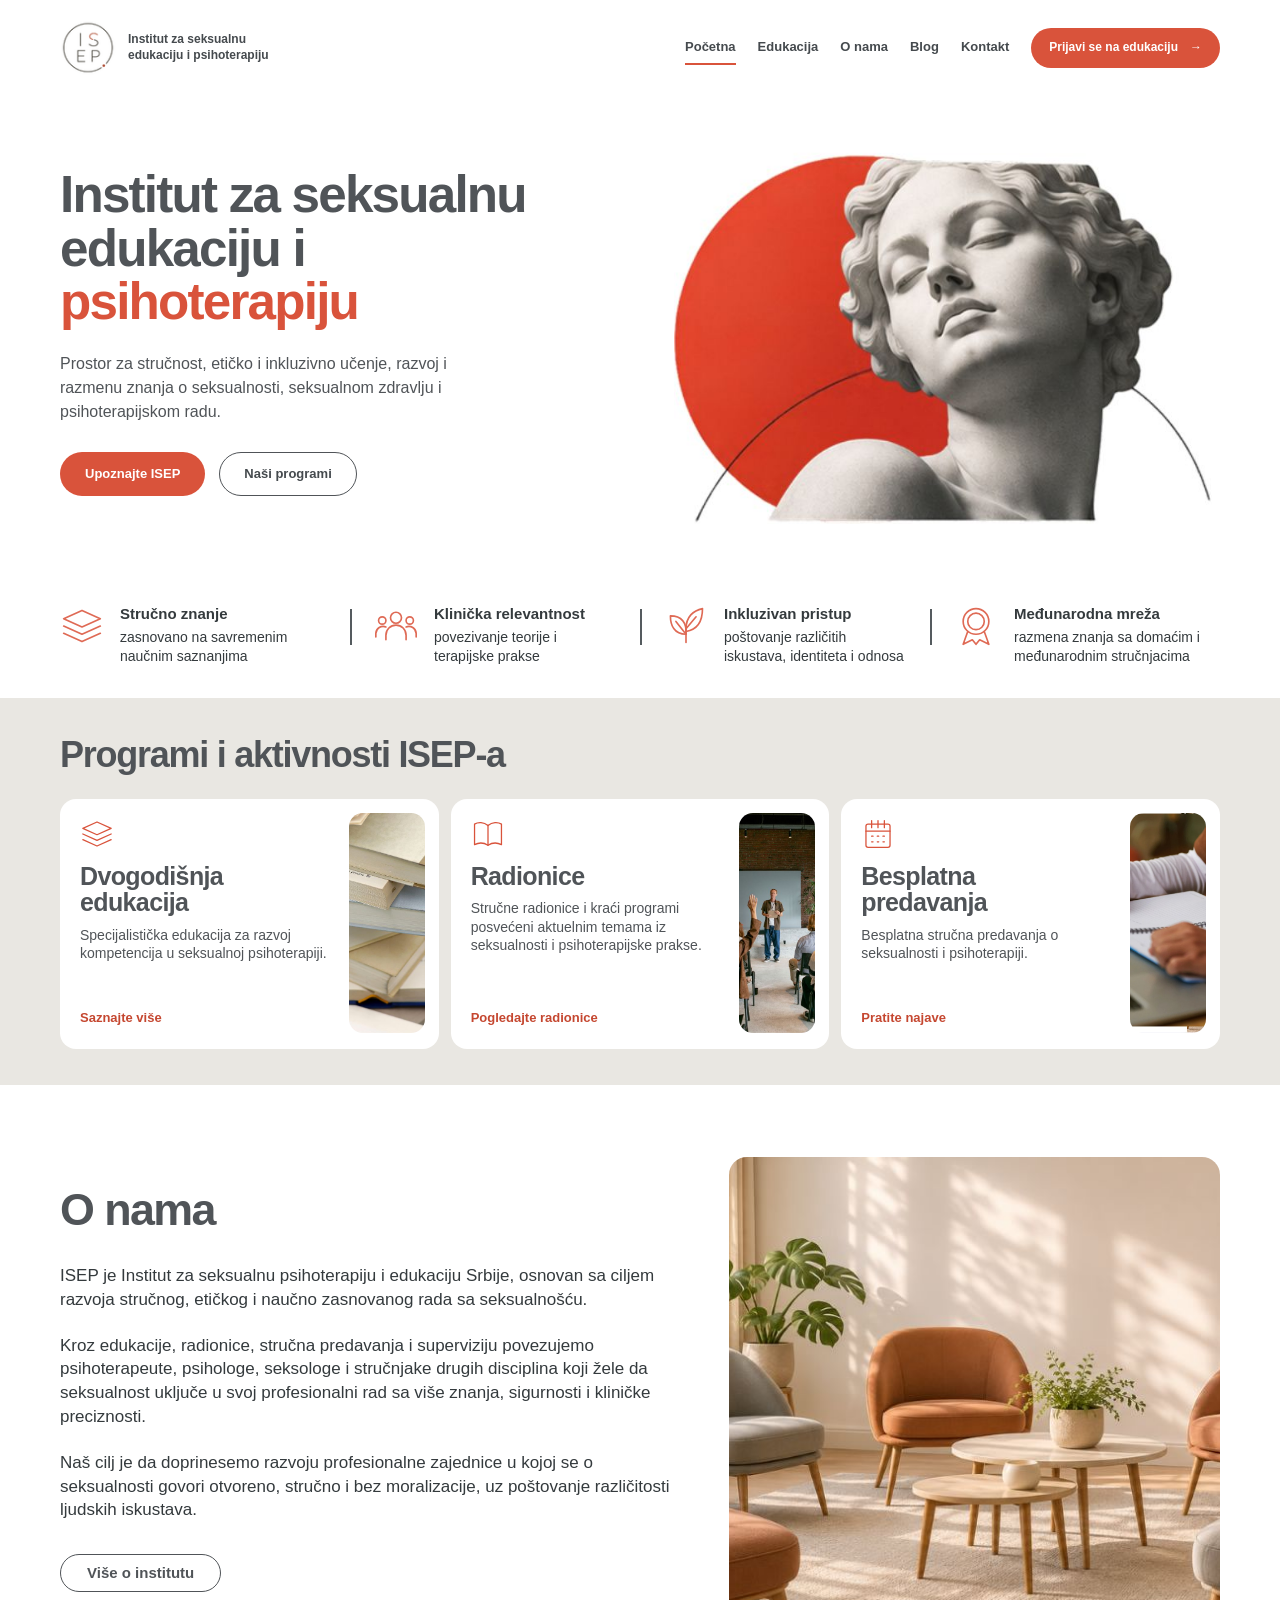
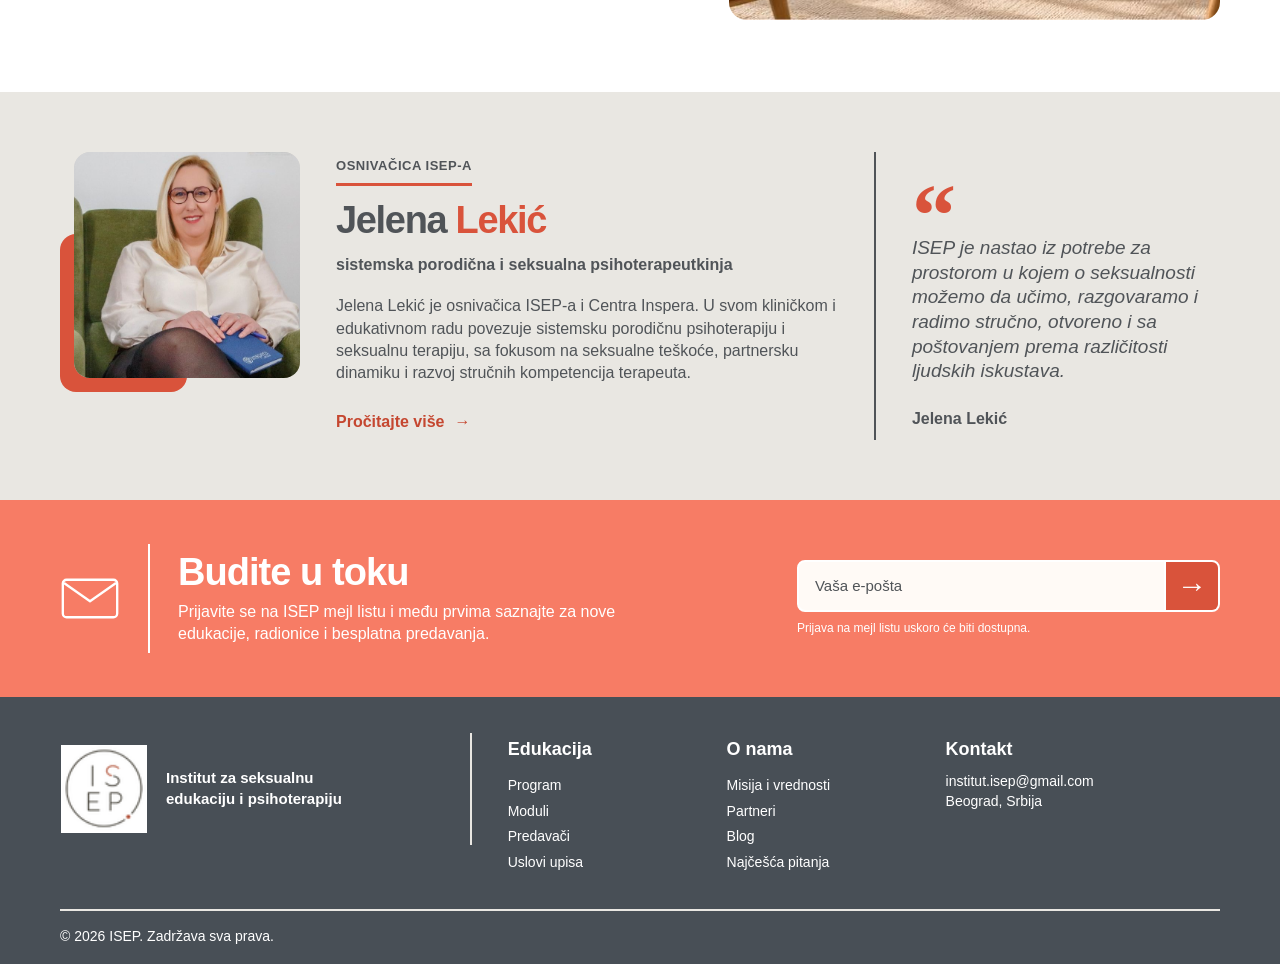
<file: index.html>
<!DOCTYPE html><html lang="sr"><head><meta charset="utf-8"><meta name="viewport" content="width=device-width, initial-scale=1"><meta name="generator" content="Astro v7.4.13"><title>
      ISEP | Institut za seksualnu edukaciju i psihoterapiju
    </title><meta name="description" content="Upoznajte ISEP, program edukacije iz seksualne psihoterapije, module i predavače."><link rel="icon" type="image/svg+xml" href="/favicon.svg"><link rel="stylesheet" href="/_astro/Footer.ypKJNgeo.css"><link rel="stylesheet" href="/_astro/index.coZx4QNJ.css"></head><body><header class="site-header" data-astro-cid-nen7h5rs><div class="header-inner" data-astro-cid-nen7h5rs><a class="brand" href="/" aria-label="ISEP — početna" data-astro-cid-nen7h5rs><img src="/images/isep-logo.png" alt="" width="56" height="56" data-astro-cid-nen7h5rs><span class="brand-name" data-astro-cid-nen7h5rs>Institut za seksualnu<br data-astro-cid-nen7h5rs>edukaciju i psihoterapiju</span></a><nav aria-label="Glavna navigacija" data-astro-cid-nen7h5rs><ul class="nav-list" data-astro-cid-nen7h5rs><li data-astro-cid-nen7h5rs><a href="/" class="nav-link active" aria-current="page" data-astro-cid-nen7h5rs>Početna</a></li><li data-astro-cid-nen7h5rs><a href="/edukacija/" class="nav-link" data-astro-cid-nen7h5rs>Edukacija</a></li><li data-astro-cid-nen7h5rs><a href="/o-nama/" class="nav-link" data-astro-cid-nen7h5rs>O nama</a></li><li data-astro-cid-nen7h5rs><a href="/blog/" class="nav-link" data-astro-cid-nen7h5rs>Blog</a></li><li data-astro-cid-nen7h5rs><a href="/kontakt/" class="nav-link" data-astro-cid-nen7h5rs>Kontakt</a></li><li data-astro-cid-nen7h5rs><a class="apply-button" href="/prijava/" data-astro-cid-nen7h5rs>Prijavi se na edukaciju <span aria-hidden="true" data-astro-cid-nen7h5rs>→</span></a></li></ul></nav></div></header><main><section class="home-hero" aria-labelledby="home-title" data-astro-cid-glgfkru5><div class="hero-inner" data-astro-cid-glgfkru5><div class="hero-content" data-astro-cid-glgfkru5><h1 id="home-title" data-astro-cid-glgfkru5>Institut za seksualnu<br data-astro-cid-glgfkru5>edukaciju i<br data-astro-cid-glgfkru5><span data-astro-cid-glgfkru5>psihoterapiju</span></h1><p class="hero-description" data-astro-cid-glgfkru5>Prostor za stručnost, etičko i inkluzivno učenje, razvoj i razmenu znanja o seksualnosti, seksualnom zdravlju i psihoterapijskom radu.</p><div class="hero-actions" data-astro-cid-glgfkru5><a class="button button-primary" href="/o-nama/" data-astro-cid-glgfkru5>Upoznajte ISEP</a><a class="button button-secondary" href="#programi" data-astro-cid-glgfkru5>Naši programi</a></div></div><div class="hero-visual" data-astro-cid-glgfkru5><img src="/images/hero-home.jpg" alt="" fetchpriority="high" data-astro-cid-glgfkru5></div></div></section><section class="values" aria-label="Vrednosti instituta" data-astro-cid-xwk4mbih><ul class="values-inner" data-astro-cid-xwk4mbih><li class="value" data-astro-cid-xwk4mbih><span class="value-icon" data-astro-cid-xwk4mbih><svg xmlns="http://www.w3.org/2000/svg" width="48" height="48" viewBox="0 0 48 48" fill="none" stroke="currentColor" stroke-width="1.8" stroke-linecap="round" stroke-linejoin="round" aria-hidden="true"><path d="M4 16 24 7l20 9-20 9L4 16Z"></path><path d="m4 24 20 9 20-9"></path><path d="m4 32 20 9 20-9"></path></svg></span><div class="value-content" data-astro-cid-xwk4mbih><h2 data-astro-cid-xwk4mbih>Stručno znanje</h2><p data-astro-cid-xwk4mbih>zasnovano na savremenim naučnim saznanjima</p></div></li><li class="value" data-astro-cid-xwk4mbih><span class="value-icon" data-astro-cid-xwk4mbih><svg xmlns="http://www.w3.org/2000/svg" width="48" height="48" viewBox="0 0 48 48" fill="none" stroke="currentColor" stroke-width="1.8" stroke-linecap="round" stroke-linejoin="round" aria-hidden="true"><circle cx="24" cy="15" r="6"></circle><circle cx="9" cy="18" r="4"></circle><circle cx="39" cy="18" r="4"></circle><path d="M13 39v-5a11 11 0 0 1 22 0v5"></path><path d="M2 36v-4a8 8 0 0 1 11-7"></path><path d="M46 36v-4a8 8 0 0 0-11-7"></path></svg></span><div class="value-content" data-astro-cid-xwk4mbih><h2 data-astro-cid-xwk4mbih>Klinička relevantnost</h2><p data-astro-cid-xwk4mbih>povezivanje teorije i terapijske prakse</p></div></li><li class="value" data-astro-cid-xwk4mbih><span class="value-icon" data-astro-cid-xwk4mbih><svg xmlns="http://www.w3.org/2000/svg" width="48" height="48" viewBox="0 0 48 48" fill="none" stroke="currentColor" stroke-width="1.8" stroke-linecap="round" stroke-linejoin="round" aria-hidden="true"><path d="M24 42V25"></path><path d="M24 33C11 33 7 23 7 13c12 0 18 7 17 20Z"></path><path d="M24 27C24 14 32 7 42 5c0 13-5 23-18 25"></path><path d="m13 19 11 14M24 27l11-13"></path></svg></span><div class="value-content" data-astro-cid-xwk4mbih><h2 data-astro-cid-xwk4mbih>Inkluzivan pristup</h2><p data-astro-cid-xwk4mbih>poštovanje različitih iskustava, identiteta i odnosa</p></div></li><li class="value" data-astro-cid-xwk4mbih><span class="value-icon" data-astro-cid-xwk4mbih><svg xmlns="http://www.w3.org/2000/svg" width="48" height="48" viewBox="0 0 48 48" fill="none" stroke="currentColor" stroke-width="1.8" stroke-linecap="round" stroke-linejoin="round" aria-hidden="true"><circle cx="24" cy="19" r="14"></circle><circle cx="24" cy="19" r="9"></circle><path d="m15 30-5 14 10-5 4 5 4-5 10 5-5-14"></path></svg></span><div class="value-content" data-astro-cid-xwk4mbih><h2 data-astro-cid-xwk4mbih>Međunarodna mreža</h2><p data-astro-cid-xwk4mbih>razmena znanja sa domaćim i međunarodnim stručnjacima</p></div></li></ul></section><section class="programs" id="programi" aria-labelledby="programs-title" data-astro-cid-eg22su5c><div class="programs-inner" data-astro-cid-eg22su5c><h2 id="programs-title" data-astro-cid-eg22su5c>Programi i aktivnosti ISEP-a</h2><div class="program-grid" data-astro-cid-eg22su5c><article class="program-card" data-astro-cid-eg22su5c><div class="card-content" data-astro-cid-eg22su5c><span class="card-icon" data-astro-cid-eg22su5c><svg xmlns="http://www.w3.org/2000/svg" width="48" height="48" viewBox="0 0 48 48" fill="none" stroke="currentColor" stroke-width="1.8" stroke-linecap="round" stroke-linejoin="round" aria-hidden="true"><path d="M4 16 24 7l20 9-20 9L4 16Z"></path><path d="m4 24 20 9 20-9"></path><path d="m4 32 20 9 20-9"></path></svg></span><h3 data-astro-cid-eg22su5c>Dvogodišnja edukacija</h3><p data-astro-cid-eg22su5c>Specijalistička edukacija za razvoj kompetencija u seksualnoj psihoterapiji.</p><a href="/edukacija/" data-astro-cid-eg22su5c>Saznajte više</a></div><div class="card-image" data-astro-cid-eg22su5c><img src="/images/program-edukacija.jpg" alt="" loading="lazy" data-astro-cid-eg22su5c></div></article><article class="program-card" data-astro-cid-eg22su5c><div class="card-content" data-astro-cid-eg22su5c><span class="card-icon" data-astro-cid-eg22su5c><svg xmlns="http://www.w3.org/2000/svg" width="48" height="48" viewBox="0 0 48 48" fill="none" stroke="currentColor" stroke-width="1.8" stroke-linecap="round" stroke-linejoin="round" aria-hidden="true"><path d="M24 12C18 7 10 7 5 10v29c6-3 13-3 19 1 6-4 13-4 19-1V10c-5-3-13-3-19 2Z"></path><path d="M24 12v28"></path></svg></span><h3 data-astro-cid-eg22su5c>Radionice</h3><p data-astro-cid-eg22su5c>Stručne radionice i kraći programi posvećeni aktuelnim temama iz seksualnosti i psihoterapijske prakse.</p><a href="/radionice/" data-astro-cid-eg22su5c>Pogledajte radionice</a></div><div class="card-image" data-astro-cid-eg22su5c><img src="/images/program-radionice.jpg" alt="" loading="lazy" data-astro-cid-eg22su5c></div></article><article class="program-card" data-astro-cid-eg22su5c><div class="card-content" data-astro-cid-eg22su5c><span class="card-icon" data-astro-cid-eg22su5c><svg xmlns="http://www.w3.org/2000/svg" width="48" height="48" viewBox="0 0 48 48" fill="none" stroke="currentColor" stroke-width="1.8" stroke-linecap="round" stroke-linejoin="round" aria-hidden="true"><rect x="7" y="10" width="34" height="33" rx="3"></rect><path d="M7 20h34M15 5v10M24 5v10M33 5v10"></path><path d="M15 27h2m6 0h2m6 0h2M15 35h2m6 0h2m6 0h2"></path></svg></span><h3 data-astro-cid-eg22su5c>Besplatna predavanja</h3><p data-astro-cid-eg22su5c>Besplatna stručna predavanja o seksualnosti i psihoterapiji.</p><a href="/predavanja/" data-astro-cid-eg22su5c>Pratite najave</a></div><div class="card-image" data-astro-cid-eg22su5c><img src="/images/program-predavanja.jpg" alt="" loading="lazy" data-astro-cid-eg22su5c></div></article></div></div></section><section class="home-about" aria-labelledby="about-title" data-astro-cid-7cdrz2x2><div class="about-inner" data-astro-cid-7cdrz2x2><div class="about-content" data-astro-cid-7cdrz2x2><h2 id="about-title" data-astro-cid-7cdrz2x2>O nama</h2><p data-astro-cid-7cdrz2x2>ISEP je Institut za seksualnu psihoterapiju i edukaciju Srbije, osnovan sa ciljem razvoja stručnog, etičkog i naučno zasnovanog rada sa seksualnošću.</p><p data-astro-cid-7cdrz2x2>Kroz edukacije, radionice, stručna predavanja i superviziju povezujemo psihoterapeute, psihologe, seksologe i stručnjake drugih disciplina koji žele da seksualnost uključe u svoj profesionalni rad sa više znanja, sigurnosti i kliničke preciznosti.</p><p data-astro-cid-7cdrz2x2>Naš cilj je da doprinesemo razvoju profesionalne zajednice u kojoj se o seksualnosti govori otvoreno, stručno i bez moralizacije, uz poštovanje različitosti ljudskih iskustava.</p><a class="about-button" href="/o-nama/" data-astro-cid-7cdrz2x2>Više o institutu</a></div><div class="about-visual" data-astro-cid-7cdrz2x2><img src="/images/o-nama.jpg" alt="Prostor sa foteljama i stolovima za razgovor" loading="lazy" data-astro-cid-7cdrz2x2></div></div></section><section class="founder" aria-labelledby="founder-title" data-astro-cid-enpihauw><div class="founder-inner" data-astro-cid-enpihauw><div class="founder-photo" data-astro-cid-enpihauw><div class="photo-frame" data-astro-cid-enpihauw><img src="/images/jelena-lekic.jpg" alt="Jelena Lekić, osnivačica ISEP-a" loading="lazy" data-astro-cid-enpihauw></div></div><div class="founder-content" data-astro-cid-enpihauw><p class="eyebrow" data-astro-cid-enpihauw>Osnivačica ISEP-a</p><h2 id="founder-title" data-astro-cid-enpihauw>Jelena <span data-astro-cid-enpihauw>Lekić</span></h2><p class="founder-role" data-astro-cid-enpihauw>sistemska porodična i seksualna psihoterapeutkinja</p><p class="founder-description" data-astro-cid-enpihauw>Jelena Lekić je osnivačica ISEP-a i Centra Inspera. U svom kliničkom i edukativnom radu povezuje sistemsku porodičnu psihoterapiju i seksualnu terapiju, sa fokusom na seksualne teškoće, partnersku dinamiku i razvoj stručnih kompetencija terapeuta.</p><a class="founder-link" href="/o-nama/jelena-lekic/" data-astro-cid-enpihauw>Pročitajte više <span aria-hidden="true" data-astro-cid-enpihauw>→</span></a></div><blockquote class="founder-quote" data-astro-cid-enpihauw><span class="quote-mark" aria-hidden="true" data-astro-cid-enpihauw>“</span><p data-astro-cid-enpihauw>ISEP je nastao iz potrebe za prostorom u kojem o seksualnosti možemo da učimo, razgovaramo i radimo stručno, otvoreno i sa poštovanjem prema različitosti ljudskih iskustava.</p><footer data-astro-cid-enpihauw>Jelena Lekić</footer></blockquote></div></section><section class="newsletter" aria-labelledby="newsletter-title" data-astro-cid-drywyjjs><div class="newsletter-inner" data-astro-cid-drywyjjs><div class="newsletter-intro" data-astro-cid-drywyjjs><div class="newsletter-icon" data-astro-cid-drywyjjs><svg xmlns="http://www.w3.org/2000/svg" width="64" height="48" viewBox="0 0 64 48" fill="none" stroke="currentColor" stroke-width="2.5" stroke-linecap="round" stroke-linejoin="round" aria-hidden="true" data-astro-cid-drywyjjs><rect x="3" y="4" width="58" height="40" rx="4" data-astro-cid-drywyjjs></rect><path d="m5 8 27 19L59 8" data-astro-cid-drywyjjs></path></svg></div><div class="newsletter-copy" data-astro-cid-drywyjjs><h2 id="newsletter-title" data-astro-cid-drywyjjs>Budite u toku</h2><p data-astro-cid-drywyjjs>Prijavite se na ISEP mejl listu i među prvima saznajte za nove edukacije, radionice i besplatna predavanja.</p></div></div><div class="newsletter-signup" data-astro-cid-drywyjjs><div class="email-control" data-astro-cid-drywyjjs><label class="visually-hidden" for="newsletter-email" data-astro-cid-drywyjjs>Vaša e-pošta</label><input id="newsletter-email" type="email" name="email" placeholder="Vaša e-pošta" autocomplete="email" aria-describedby="newsletter-note" data-astro-cid-drywyjjs><button type="button" disabled aria-label="Prijava na mejl listu još nije dostupna" data-astro-cid-drywyjjs><span aria-hidden="true" data-astro-cid-drywyjjs>→</span></button></div><p class="newsletter-note" id="newsletter-note" data-astro-cid-drywyjjs>Prijava na mejl listu uskoro će biti dostupna.</p></div></div></section></main><footer class="site-footer" data-astro-cid-jo6i4kqk><div class="footer-inner" data-astro-cid-jo6i4kqk><div class="footer-top" data-astro-cid-jo6i4kqk><a class="footer-brand" href="/" aria-label="ISEP — početna" data-astro-cid-jo6i4kqk><img src="/images/isep-logo.png" alt="" width="88" height="88" loading="lazy" data-astro-cid-jo6i4kqk><span data-astro-cid-jo6i4kqk>Institut za seksualnu<br data-astro-cid-jo6i4kqk>edukaciju i psihoterapiju</span></a><nav class="footer-column" aria-labelledby="footer-education" data-astro-cid-jo6i4kqk><h2 id="footer-education" data-astro-cid-jo6i4kqk>Edukacija</h2><ul data-astro-cid-jo6i4kqk><li data-astro-cid-jo6i4kqk><a href="/edukacija/" data-astro-cid-jo6i4kqk>Program</a></li><li data-astro-cid-jo6i4kqk><a href="/edukacija/#moduli" data-astro-cid-jo6i4kqk>Moduli</a></li><li data-astro-cid-jo6i4kqk><a href="/edukacija/#predavaci" data-astro-cid-jo6i4kqk>Predavači</a></li><li data-astro-cid-jo6i4kqk><a href="/edukacija/#uslovi-upisa" data-astro-cid-jo6i4kqk>Uslovi upisa</a></li></ul></nav><nav class="footer-column" aria-labelledby="footer-about" data-astro-cid-jo6i4kqk><h2 id="footer-about" data-astro-cid-jo6i4kqk>O nama</h2><ul data-astro-cid-jo6i4kqk><li data-astro-cid-jo6i4kqk><a href="/o-nama/#misija" data-astro-cid-jo6i4kqk>Misija i vrednosti</a></li><li data-astro-cid-jo6i4kqk><a href="/o-nama/#partneri" data-astro-cid-jo6i4kqk>Partneri</a></li><li data-astro-cid-jo6i4kqk><a href="/blog/" data-astro-cid-jo6i4kqk>Blog</a></li><li data-astro-cid-jo6i4kqk><a href="/edukacija/#cesta-pitanja" data-astro-cid-jo6i4kqk>Najčešća pitanja</a></li></ul></nav><div class="footer-column footer-contact" data-astro-cid-jo6i4kqk><h2 data-astro-cid-jo6i4kqk>Kontakt</h2><address data-astro-cid-jo6i4kqk><a href="mailto:institut.isep@gmail.com" data-astro-cid-jo6i4kqk>institut.isep@gmail.com</a><span data-astro-cid-jo6i4kqk>Beograd, Srbija</span></address></div></div><div class="footer-bottom" data-astro-cid-jo6i4kqk><p class="copyright" data-astro-cid-jo6i4kqk>© 2026 ISEP. Zadržava sva prava.</p></div></div></footer></body></html>
</file>
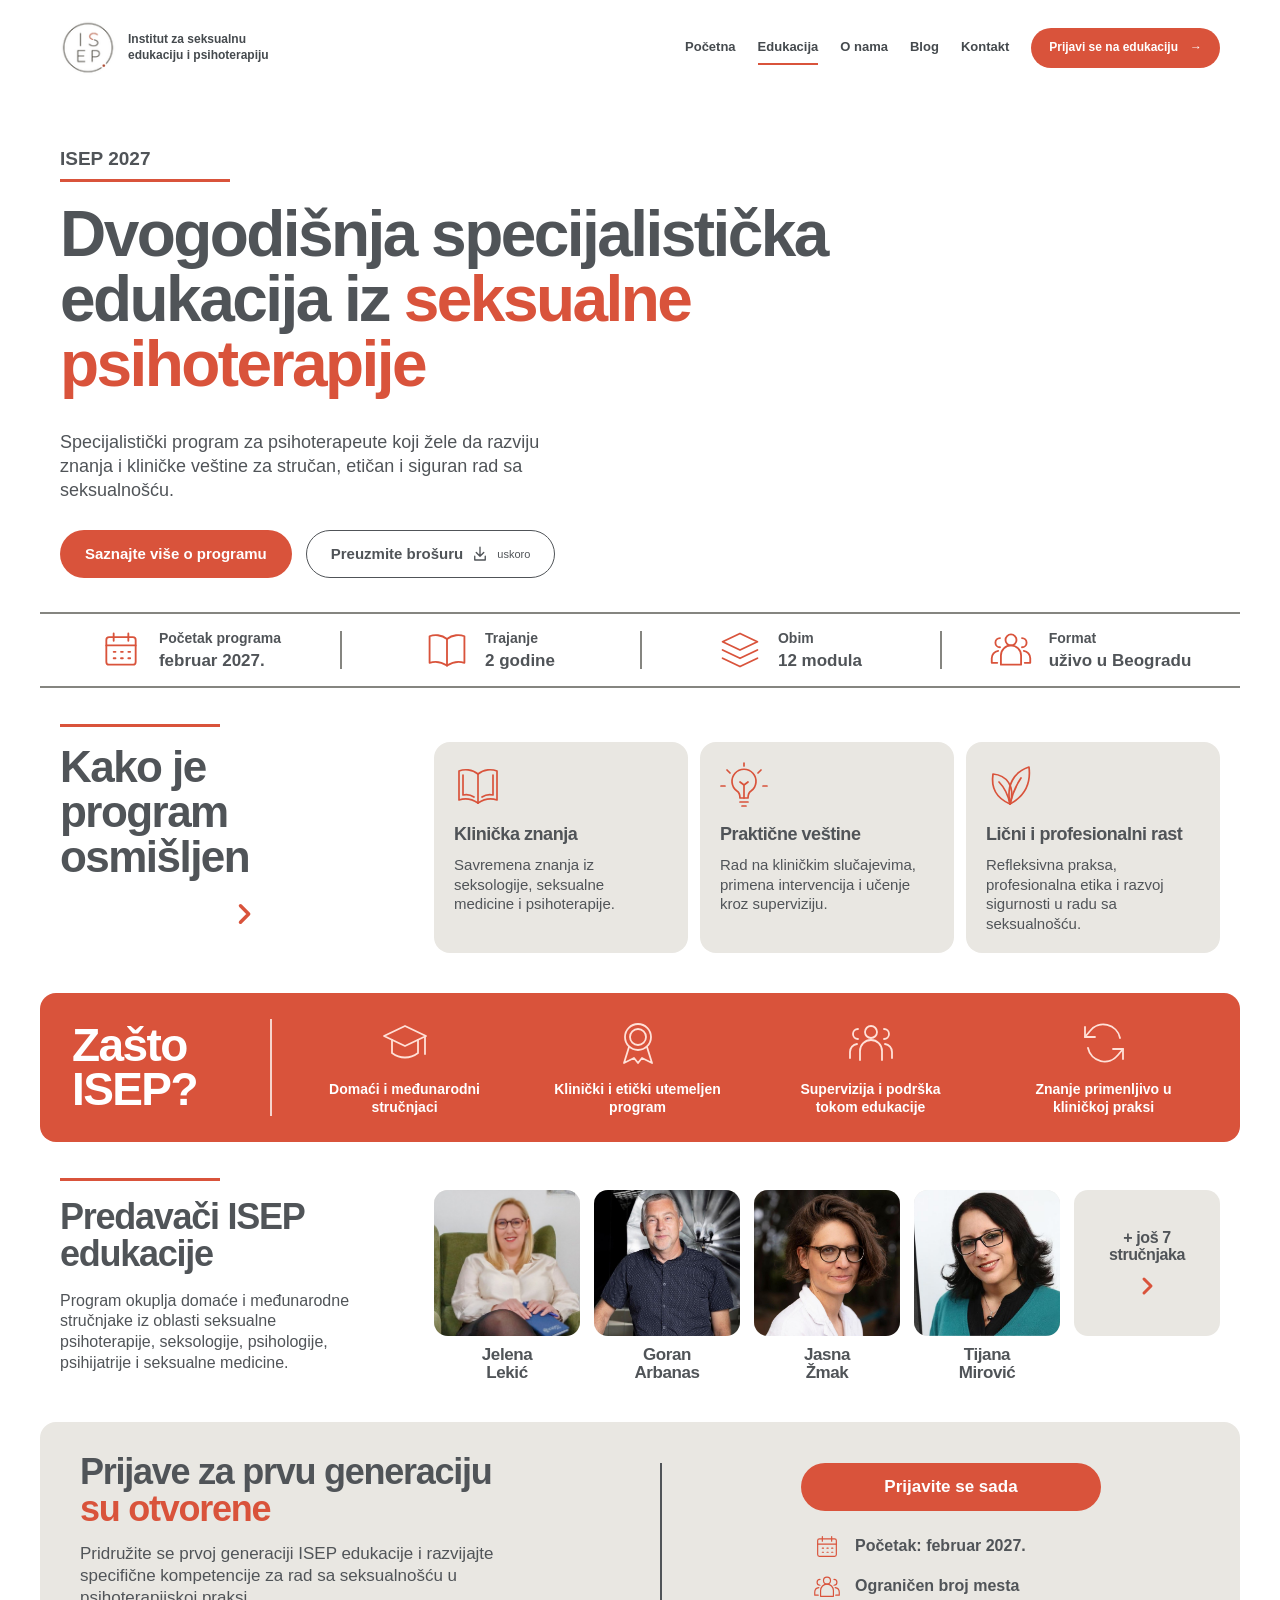
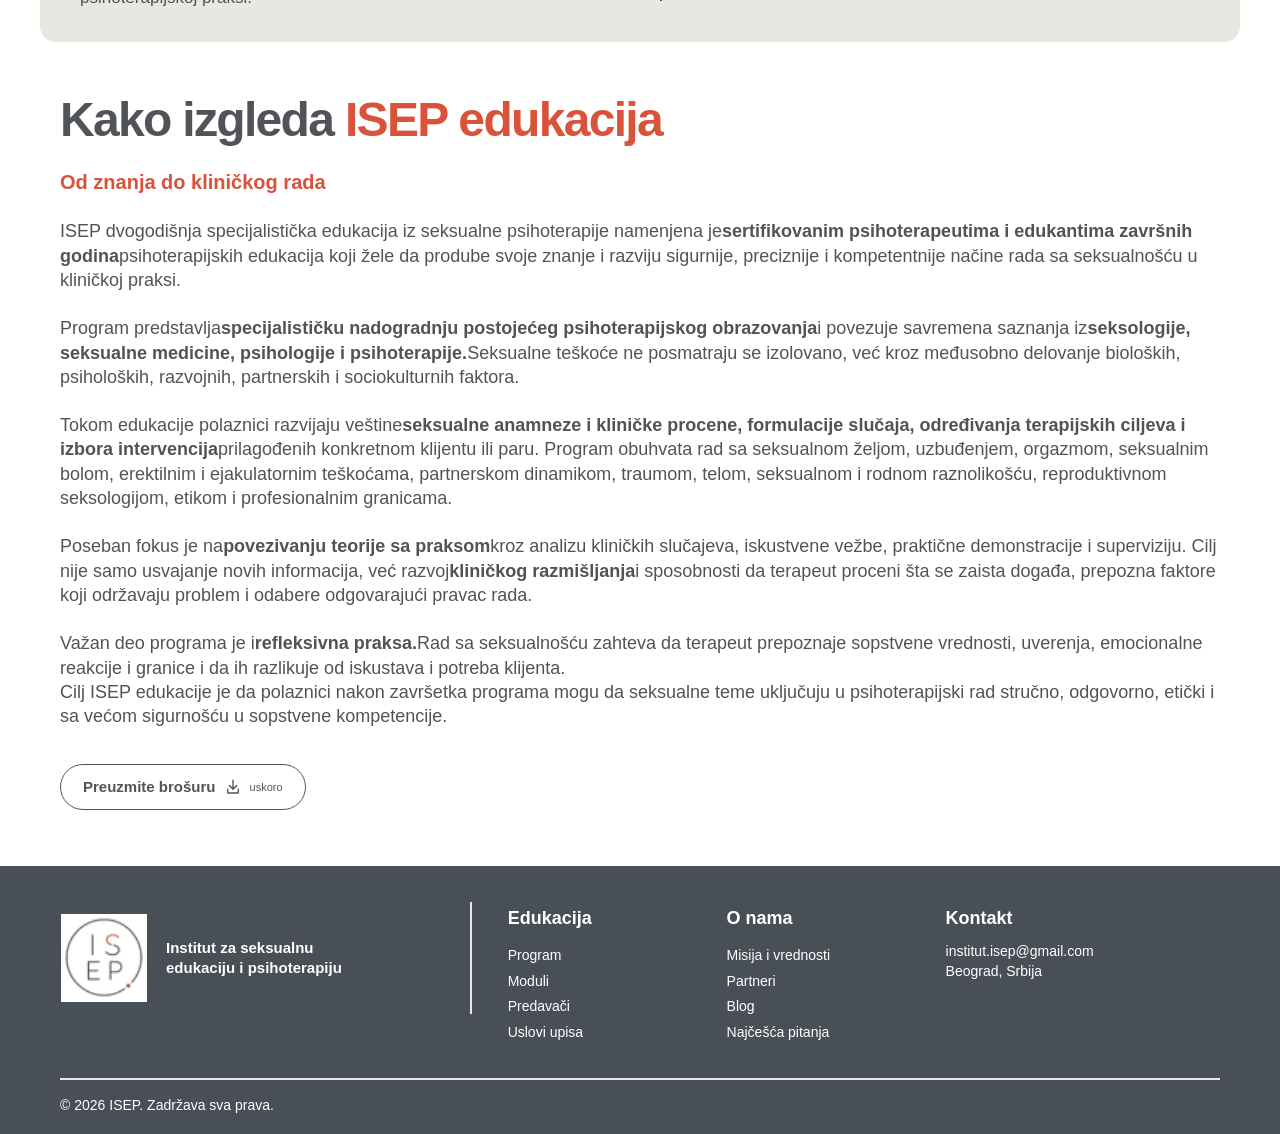
<file: edukacija/index.html>
<!DOCTYPE html><html lang="sr"><head><meta charset="utf-8"><meta name="viewport" content="width=device-width, initial-scale=1"><meta name="generator" content="Astro v7.4.13"><title>Edukacija iz seksualne psihoterapije | ISEP</title><meta name="description" content="Dvogodišnja specijalistička ISEP edukacija iz seksualne psihoterapije. Upoznajte program, predavače i način rada."><link rel="icon" type="image/svg+xml" href="/favicon.svg"><link rel="stylesheet" href="/_astro/Footer.ypKJNgeo.css"><link rel="stylesheet" href="/_astro/edukacija.DfnTdrH4.css"></head><body><header class="site-header" data-astro-cid-nen7h5rs><div class="header-inner" data-astro-cid-nen7h5rs><a class="brand" href="/" aria-label="ISEP — početna" data-astro-cid-nen7h5rs><img src="/images/isep-logo.png" alt="" width="56" height="56" data-astro-cid-nen7h5rs><span class="brand-name" data-astro-cid-nen7h5rs>Institut za seksualnu<br data-astro-cid-nen7h5rs>edukaciju i psihoterapiju</span></a><nav aria-label="Glavna navigacija" data-astro-cid-nen7h5rs><ul class="nav-list" data-astro-cid-nen7h5rs><li data-astro-cid-nen7h5rs><a href="/" class="nav-link" data-astro-cid-nen7h5rs>Početna</a></li><li data-astro-cid-nen7h5rs><a href="/edukacija/" class="nav-link active" aria-current="page" data-astro-cid-nen7h5rs>Edukacija</a></li><li data-astro-cid-nen7h5rs><a href="/o-nama/" class="nav-link" data-astro-cid-nen7h5rs>O nama</a></li><li data-astro-cid-nen7h5rs><a href="/blog/" class="nav-link" data-astro-cid-nen7h5rs>Blog</a></li><li data-astro-cid-nen7h5rs><a href="/kontakt/" class="nav-link" data-astro-cid-nen7h5rs>Kontakt</a></li><li data-astro-cid-nen7h5rs><a class="apply-button" href="/prijava/" data-astro-cid-nen7h5rs>Prijavi se na edukaciju <span aria-hidden="true" data-astro-cid-nen7h5rs>→</span></a></li></ul></nav></div></header><main><section class="education-hero" aria-labelledby="education-title" data-astro-cid-qxm2y3lx><div class="hero-inner" data-astro-cid-qxm2y3lx><p class="education-label" data-astro-cid-qxm2y3lx>ISEP 2027</p><h1 id="education-title" data-astro-cid-qxm2y3lx>Dvogodišnja specijalistička<br class="desktop-break" data-astro-cid-qxm2y3lx>edukacija iz <span data-astro-cid-qxm2y3lx>seksualne psihoterapije</span></h1><p class="education-description" data-astro-cid-qxm2y3lx>Specijalistički program za psihoterapeute koji žele da razviju znanja i kliničke veštine za stručan, etičan i siguran rad sa seksualnošću.</p><div class="education-actions" data-astro-cid-qxm2y3lx><a class="button button-primary" href="#o-programu" data-astro-cid-qxm2y3lx>Saznajte više o programu</a><span class="brochure-placeholder" data-astro-cid-qxm2y3lx>Preuzmite brošuru<svg xmlns="http://www.w3.org/2000/svg" width="18" height="18" viewBox="0 0 24 24" fill="none" stroke="currentColor" stroke-width="1.8" stroke-linecap="round" stroke-linejoin="round" aria-hidden="true" data-astro-cid-qxm2y3lx><path d="M12 3v12m-5-5 5 5 5-5" data-astro-cid-qxm2y3lx></path><path d="M5 15v5h14v-5" data-astro-cid-qxm2y3lx></path></svg><span class="brochure-note" data-astro-cid-qxm2y3lx>uskoro</span></span></div></div></section><section class="education-facts" aria-label="Osnovne informacije o edukaciji" data-astro-cid-2usqqej2><ul class="facts-list" data-astro-cid-2usqqej2><li class="fact" data-astro-cid-2usqqej2><svg class="fact-icon" xmlns="http://www.w3.org/2000/svg" width="44" height="44" viewBox="0 0 48 48" fill="none" stroke="currentColor" stroke-width="2" stroke-linecap="round" stroke-linejoin="round" aria-hidden="true" data-astro-cid-2usqqej2><rect x="8" y="10" width="32" height="30" rx="3" data-astro-cid-2usqqej2></rect><path d="M8 19h32M16 6v8M32 6v8" data-astro-cid-2usqqej2></path><path d="M16 26h2m6 0h2m6 0h2M16 33h2m6 0h2m6 0h2" data-astro-cid-2usqqej2></path></svg><div class="fact-copy" data-astro-cid-2usqqej2><p class="fact-label" data-astro-cid-2usqqej2>Početak programa</p><p class="fact-value" data-astro-cid-2usqqej2>februar 2027.</p></div></li><li class="fact" data-astro-cid-2usqqej2><svg class="fact-icon" xmlns="http://www.w3.org/2000/svg" width="44" height="44" viewBox="0 0 48 48" fill="none" stroke="currentColor" stroke-width="2" stroke-linecap="round" stroke-linejoin="round" aria-hidden="true" data-astro-cid-2usqqej2><path d="M24 12C18 7 10 7 5 9v29c6-2 13-1 19 3" data-astro-cid-2usqqej2></path><path d="M24 12c6-5 14-5 19-3v29c-6-2-13-1-19 3" data-astro-cid-2usqqej2></path><path d="M24 12v29" data-astro-cid-2usqqej2></path></svg><div class="fact-copy" data-astro-cid-2usqqej2><p class="fact-label" data-astro-cid-2usqqej2>Trajanje</p><p class="fact-value" data-astro-cid-2usqqej2>2 godine</p></div></li><li class="fact" data-astro-cid-2usqqej2><svg class="fact-icon" xmlns="http://www.w3.org/2000/svg" width="44" height="44" viewBox="0 0 48 48" fill="none" stroke="currentColor" stroke-width="2" stroke-linecap="round" stroke-linejoin="round" aria-hidden="true" data-astro-cid-2usqqej2><path d="m5 15 19-9 19 9-19 9-19-9Z" data-astro-cid-2usqqej2></path><path d="m5 24 19 9 19-9M5 33l19 9 19-9" data-astro-cid-2usqqej2></path></svg><div class="fact-copy" data-astro-cid-2usqqej2><p class="fact-label" data-astro-cid-2usqqej2>Obim</p><p class="fact-value" data-astro-cid-2usqqej2>12 modula</p></div></li><li class="fact" data-astro-cid-2usqqej2><svg class="fact-icon" xmlns="http://www.w3.org/2000/svg" width="44" height="44" viewBox="0 0 48 48" fill="none" stroke="currentColor" stroke-width="2" stroke-linecap="round" stroke-linejoin="round" aria-hidden="true" data-astro-cid-2usqqej2><circle cx="24" cy="13" r="6" data-astro-cid-2usqqej2></circle><path d="M13 40V30a11 11 0 0 1 22 0v10Z" data-astro-cid-2usqqej2></path><path d="M12 11a5 5 0 1 0 0 10M36 11a5 5 0 1 1 0 10" data-astro-cid-2usqqej2></path><path d="M10 25a8 8 0 0 0-7 8v5h6M38 25a8 8 0 0 1 7 8v5h-6" data-astro-cid-2usqqej2></path></svg><div class="fact-copy" data-astro-cid-2usqqej2><p class="fact-label" data-astro-cid-2usqqej2>Format</p><p class="fact-value" data-astro-cid-2usqqej2>uživo u Beogradu</p></div></li></ul></section><section class="education-approach" aria-labelledby="approach-title" data-astro-cid-ndlj6n52><div class="approach-inner" data-astro-cid-ndlj6n52><div class="approach-heading" data-astro-cid-ndlj6n52><h2 id="approach-title" data-astro-cid-ndlj6n52>Kako je<br data-astro-cid-ndlj6n52>program<br data-astro-cid-ndlj6n52>osmišljen</h2><svg class="heading-arrow" xmlns="http://www.w3.org/2000/svg" width="28" height="28" viewBox="0 0 24 24" fill="none" stroke="currentColor" stroke-width="3" stroke-linecap="round" stroke-linejoin="round" aria-hidden="true" data-astro-cid-ndlj6n52><path d="m9 5 7 7-7 7" data-astro-cid-ndlj6n52></path></svg></div><div class="approach-grid" data-astro-cid-ndlj6n52><article class="approach-card" data-astro-cid-ndlj6n52><svg class="card-icon" xmlns="http://www.w3.org/2000/svg" width="48" height="48" viewBox="0 0 48 48" fill="none" stroke="currentColor" stroke-width="1.7" stroke-linecap="round" stroke-linejoin="round" aria-hidden="true" data-astro-cid-ndlj6n52><path d="M24 12C18 7 10 7 5 9v29c6-2 13-1 19 3" data-astro-cid-ndlj6n52></path><path d="M24 12c6-5 14-5 19-3v29c-6-2-13-1-19 3" data-astro-cid-ndlj6n52></path><path d="M24 12v29" data-astro-cid-ndlj6n52></path><path d="M9 13v20c4-1 8 0 11 2M39 13v20c-4-1-8 0-11 2" data-astro-cid-ndlj6n52></path></svg><h3 data-astro-cid-ndlj6n52>Klinička znanja</h3><p data-astro-cid-ndlj6n52>Savremena znanja iz seksologije, seksualne medicine i psihoterapije.</p></article><article class="approach-card" data-astro-cid-ndlj6n52><svg class="card-icon" xmlns="http://www.w3.org/2000/svg" width="48" height="48" viewBox="0 0 48 48" fill="none" stroke="currentColor" stroke-width="1.7" stroke-linecap="round" stroke-linejoin="round" aria-hidden="true" data-astro-cid-ndlj6n52><path d="M17 29a12 12 0 1 1 14 0c-3 2-3 5-3 7h-8c0-2 0-5-3-7Z" data-astro-cid-ndlj6n52></path><path d="M20 40h8M22 44h4M24 36V23m-4-3 4 3 4-3" data-astro-cid-ndlj6n52></path><path d="M24 1v3M7 8l3 3M1 24h4M41 8l-3 3M43 24h4" data-astro-cid-ndlj6n52></path></svg><h3 data-astro-cid-ndlj6n52>Praktične veštine</h3><p data-astro-cid-ndlj6n52>Rad na kliničkim slučajevima, primena intervencija i učenje kroz superviziju.</p></article><article class="approach-card" data-astro-cid-ndlj6n52><svg class="card-icon" xmlns="http://www.w3.org/2000/svg" width="48" height="48" viewBox="0 0 48 48" fill="none" stroke="currentColor" stroke-width="1.7" stroke-linecap="round" stroke-linejoin="round" aria-hidden="true" data-astro-cid-ndlj6n52><path d="M24 42C10 36 5 25 7 12c13 1 23 12 17 30Z" data-astro-cid-ndlj6n52></path><path d="M24 42C20 23 28 10 43 5c2 16-4 29-19 37Z" data-astro-cid-ndlj6n52></path><path d="M13 20c6 6 9 13 11 22M35 16c-6 9-9 17-11 26" data-astro-cid-ndlj6n52></path></svg><h3 data-astro-cid-ndlj6n52>Lični i profesionalni rast</h3><p data-astro-cid-ndlj6n52>Refleksivna praksa, profesionalna etika i razvoj sigurnosti u radu sa seksualnošću.</p></article></div></div></section><section class="education-benefits" aria-labelledby="benefits-title" data-astro-cid-l5qe4vkv><div class="benefits-inner" data-astro-cid-l5qe4vkv><h2 id="benefits-title" data-astro-cid-l5qe4vkv>Zašto<br data-astro-cid-l5qe4vkv> ISEP?</h2><ul class="benefits-list" data-astro-cid-l5qe4vkv><li class="benefit" data-astro-cid-l5qe4vkv><svg class="benefit-icon" xmlns="http://www.w3.org/2000/svg" width="48" height="48" viewBox="0 0 48 48" fill="none" stroke="currentColor" stroke-width="1.8" stroke-linecap="round" stroke-linejoin="round" aria-hidden="true" data-astro-cid-l5qe4vkv><path d="m3 17 21-10 21 10-21 10L3 17Z" data-astro-cid-l5qe4vkv></path><path d="M11 21v13c8 6 18 6 26 0V21" data-astro-cid-l5qe4vkv></path><path d="M44 18v17" data-astro-cid-l5qe4vkv></path></svg><p data-astro-cid-l5qe4vkv>Domaći i međunarodni stručnjaci</p></li><li class="benefit" data-astro-cid-l5qe4vkv><svg class="benefit-icon" xmlns="http://www.w3.org/2000/svg" width="48" height="48" viewBox="0 0 48 48" fill="none" stroke="currentColor" stroke-width="1.8" stroke-linecap="round" stroke-linejoin="round" aria-hidden="true" data-astro-cid-l5qe4vkv><circle cx="24" cy="18" r="13" data-astro-cid-l5qe4vkv></circle><circle cx="24" cy="18" r="8" data-astro-cid-l5qe4vkv></circle><path d="m15 28-5 16 10-5 4 5 4-5 10 5-5-16" data-astro-cid-l5qe4vkv></path></svg><p data-astro-cid-l5qe4vkv>Klinički i etički utemeljen program</p></li><li class="benefit" data-astro-cid-l5qe4vkv><svg class="benefit-icon" xmlns="http://www.w3.org/2000/svg" width="48" height="48" viewBox="0 0 48 48" fill="none" stroke="currentColor" stroke-width="1.8" stroke-linecap="round" stroke-linejoin="round" aria-hidden="true" data-astro-cid-l5qe4vkv><circle cx="24" cy="13" r="6" data-astro-cid-l5qe4vkv></circle><path d="M13 41v-9a11 11 0 0 1 22 0v9" data-astro-cid-l5qe4vkv></path><path d="M11 10a5 5 0 1 0 0 10" data-astro-cid-l5qe4vkv></path><path d="M37 10a5 5 0 1 1 0 10" data-astro-cid-l5qe4vkv></path><path d="M10 25a8 8 0 0 0-7 8v6" data-astro-cid-l5qe4vkv></path><path d="M38 25a8 8 0 0 1 7 8v6" data-astro-cid-l5qe4vkv></path></svg><p data-astro-cid-l5qe4vkv>Supervizija i podrška tokom edukacije</p></li><li class="benefit" data-astro-cid-l5qe4vkv><svg class="benefit-icon" xmlns="http://www.w3.org/2000/svg" width="48" height="48" viewBox="0 0 48 48" fill="none" stroke="currentColor" stroke-width="1.8" stroke-linecap="round" stroke-linejoin="round" aria-hidden="true" data-astro-cid-l5qe4vkv><path d="M40 19A17 17 0 0 0 10 12L5 18" data-astro-cid-l5qe4vkv></path><path d="M5 8v10h10" data-astro-cid-l5qe4vkv></path><path d="M8 29a17 17 0 0 0 30 7l5-6" data-astro-cid-l5qe4vkv></path><path d="M33 30h10v10" data-astro-cid-l5qe4vkv></path></svg><p data-astro-cid-l5qe4vkv>Znanje primenljivo u kliničkoj praksi</p></li></ul></div></section><section class="education-lecturers" id="predavaci" aria-labelledby="lecturers-title" data-astro-cid-2bddbcql><div class="lecturers-inner" data-astro-cid-2bddbcql><div class="lecturers-intro" data-astro-cid-2bddbcql><h2 id="lecturers-title" data-astro-cid-2bddbcql>Predavači ISEP edukacije</h2><p data-astro-cid-2bddbcql>Program okuplja domaće i međunarodne stručnjake iz oblasti seksualne psihoterapije, seksologije, psihologije, psihijatrije i seksualne medicine.</p></div><ul class="lecturers-grid" data-astro-cid-2bddbcql><li class="lecturer" data-astro-cid-2bddbcql><div class="lecturer-photo" data-astro-cid-2bddbcql><img src="/images/jelena-lekic.jpg" alt="Jelena Lekić" width="240" height="240" loading="lazy" style="object-position:center;transform:translateY(24px) scale(1.8);transform-origin:center" data-astro-cid-2bddbcql></div><h3 data-astro-cid-2bddbcql><span data-astro-cid-2bddbcql>Jelena</span><span data-astro-cid-2bddbcql>Lekić</span></h3></li><li class="lecturer" data-astro-cid-2bddbcql><div class="lecturer-photo" data-astro-cid-2bddbcql><img src="/images/goran-arbanas.jpg" alt="Goran Arbanas" width="240" height="240" loading="lazy" style="object-position:center;transform:translateY(0px) scale(1);transform-origin:center" data-astro-cid-2bddbcql></div><h3 data-astro-cid-2bddbcql><span data-astro-cid-2bddbcql>Goran</span><span data-astro-cid-2bddbcql>Arbanas</span></h3></li><li class="lecturer" data-astro-cid-2bddbcql><div class="lecturer-photo" data-astro-cid-2bddbcql><img src="/images/jasna-zmak.jpg" alt="Jasna Žmak" width="240" height="240" loading="lazy" style="object-position:center;transform:translateY(0px) scale(1);transform-origin:center" data-astro-cid-2bddbcql></div><h3 data-astro-cid-2bddbcql><span data-astro-cid-2bddbcql>Jasna</span><span data-astro-cid-2bddbcql>Žmak</span></h3></li><li class="lecturer" data-astro-cid-2bddbcql><div class="lecturer-photo" data-astro-cid-2bddbcql><img src="/images/tijana-mirovic.jpg" alt="Tijana Mirović" width="240" height="240" loading="lazy" style="object-position:center;transform:translateY(0px) scale(1);transform-origin:center" data-astro-cid-2bddbcql></div><h3 data-astro-cid-2bddbcql><span data-astro-cid-2bddbcql>Tijana</span><span data-astro-cid-2bddbcql>Mirović</span></h3></li><li class="more-lecturers" data-astro-cid-2bddbcql><div class="more-card" data-astro-cid-2bddbcql><p data-astro-cid-2bddbcql>+ još 7<span data-astro-cid-2bddbcql>stručnjaka</span></p><svg xmlns="http://www.w3.org/2000/svg" width="24" height="24" viewBox="0 0 24 24" fill="none" stroke="currentColor" stroke-width="3" stroke-linecap="round" stroke-linejoin="round" aria-hidden="true" data-astro-cid-2bddbcql><path d="m9 5 7 7-7 7" data-astro-cid-2bddbcql></path></svg></div></li></ul></div></section><section class="education-apply" aria-labelledby="apply-title" data-astro-cid-77wpqv6r><div class="apply-inner" data-astro-cid-77wpqv6r><div class="apply-content" data-astro-cid-77wpqv6r><h2 id="apply-title" data-astro-cid-77wpqv6r>Prijave za prvu generaciju<span data-astro-cid-77wpqv6r>su otvorene</span></h2><p data-astro-cid-77wpqv6r>Pridružite se prvoj generaciji ISEP edukacije i razvijajte specifične kompetencije za rad sa seksualnošću u psihoterapijskoj praksi.</p></div><div class="apply-action" data-astro-cid-77wpqv6r><a class="apply-button" href="/prijava" data-astro-cid-77wpqv6r>Prijavite se sada</a><ul class="apply-details" data-astro-cid-77wpqv6r><li data-astro-cid-77wpqv6r><svg xmlns="http://www.w3.org/2000/svg" width="28" height="28" viewBox="0 0 48 48" fill="none" stroke="currentColor" stroke-width="2" stroke-linecap="round" stroke-linejoin="round" aria-hidden="true" data-astro-cid-77wpqv6r><rect x="8" y="10" width="32" height="30" rx="3" data-astro-cid-77wpqv6r></rect><path d="M8 19h32M16 6v8M32 6v8" data-astro-cid-77wpqv6r></path><path d="M16 26h2m6 0h2m6 0h2M16 33h2m6 0h2m6 0h2" data-astro-cid-77wpqv6r></path></svg><span data-astro-cid-77wpqv6r>Početak: februar 2027.</span></li><li data-astro-cid-77wpqv6r><svg xmlns="http://www.w3.org/2000/svg" width="28" height="28" viewBox="0 0 48 48" fill="none" stroke="currentColor" stroke-width="2" stroke-linecap="round" stroke-linejoin="round" aria-hidden="true" data-astro-cid-77wpqv6r><circle cx="24" cy="13" r="6" data-astro-cid-77wpqv6r></circle><path d="M13 40V30a11 11 0 0 1 22 0v10Z" data-astro-cid-77wpqv6r></path><path d="M12 11a5 5 0 1 0 0 10M36 11a5 5 0 1 1 0 10" data-astro-cid-77wpqv6r></path><path d="M10 25a8 8 0 0 0-7 8v5h6M38 25a8 8 0 0 1 7 8v5h-6" data-astro-cid-77wpqv6r></path></svg><span data-astro-cid-77wpqv6r>Ograničen broj mesta</span></li></ul></div></div></section><section class="education-overview" id="o-programu" aria-labelledby="overview-title" data-astro-cid-q5alip6k><div class="overview-inner" data-astro-cid-q5alip6k><h2 id="overview-title" data-astro-cid-q5alip6k>Kako izgleda <span data-astro-cid-q5alip6k>ISEP edukacija</span></h2><p class="overview-subtitle" data-astro-cid-q5alip6k>Od znanja do kliničkog rada</p><div class="overview-copy" data-astro-cid-q5alip6k><p data-astro-cid-q5alip6k>ISEP dvogodišnja specijalistička edukacija iz seksualne psihoterapije namenjena je<strong data-astro-cid-q5alip6k>sertifikovanim psihoterapeutima i edukantima završnih godina</strong>psihoterapijskih edukacija koji žele da prodube svoje znanje i razviju sigurnije, preciznije i kompetentnije načine rada sa seksualnošću u kliničkoj praksi.</p><p data-astro-cid-q5alip6k>Program predstavlja<strong data-astro-cid-q5alip6k>specijalističku nadogradnju postojećeg psihoterapijskog obrazovanja</strong>i povezuje savremena saznanja iz<strong data-astro-cid-q5alip6k>seksologije, seksualne medicine, psihologije i psihoterapije.</strong>Seksualne teškoće ne posmatraju se izolovano, već kroz međusobno delovanje bioloških, psiholoških, razvojnih, partnerskih i sociokulturnih faktora.</p><p data-astro-cid-q5alip6k>Tokom edukacije polaznici razvijaju veštine<strong data-astro-cid-q5alip6k>seksualne anamneze i kliničke procene, formulacije slučaja, određivanja terapijskih ciljeva i izbora intervencija</strong>prilagođenih konkretnom klijentu ili paru. Program obuhvata rad sa seksualnom željom, uzbuđenjem, orgazmom, seksualnim bolom, erektilnim i ejakulatornim teškoćama, partnerskom dinamikom, traumom, telom, seksualnom i rodnom raznolikošću, reproduktivnom seksologijom, etikom i profesionalnim granicama.</p><p data-astro-cid-q5alip6k>Poseban fokus je na<strong data-astro-cid-q5alip6k>povezivanju teorije sa praksom</strong>kroz analizu kliničkih slučajeva, iskustvene vežbe, praktične demonstracije i superviziju. Cilj nije samo usvajanje novih informacija, već razvoj<strong data-astro-cid-q5alip6k>kliničkog razmišljanja</strong>i sposobnosti da terapeut proceni šta se zaista događa, prepozna faktore koji održavaju problem i odabere odgovarajući pravac rada.</p><p data-astro-cid-q5alip6k>Važan deo programa je i<strong data-astro-cid-q5alip6k>refleksivna praksa.</strong>Rad sa seksualnošću zahteva da terapeut prepoznaje sopstvene vrednosti, uverenja, emocionalne reakcije i granice i da ih razlikuje od iskustava i potreba klijenta.<br data-astro-cid-q5alip6k>Cilj ISEP edukacije je da polaznici nakon završetka programa mogu da seksualne teme uključuju u psihoterapijski rad stručno, odgovorno, etički i sa većom sigurnošću u sopstvene kompetencije.</p></div><div class="overview-actions" data-astro-cid-q5alip6k><span class="brochure-placeholder" data-astro-cid-q5alip6k>Preuzmite brošuru<svg xmlns="http://www.w3.org/2000/svg" width="18" height="18" viewBox="0 0 24 24" fill="none" stroke="currentColor" stroke-width="1.8" stroke-linecap="round" stroke-linejoin="round" aria-hidden="true" data-astro-cid-q5alip6k><path d="M12 3v12m-5-5 5 5 5-5" data-astro-cid-q5alip6k></path><path d="M5 15v5h14v-5" data-astro-cid-q5alip6k></path></svg><span class="brochure-note" data-astro-cid-q5alip6k>uskoro</span></span></div></div></section></main><footer class="site-footer" data-astro-cid-jo6i4kqk><div class="footer-inner" data-astro-cid-jo6i4kqk><div class="footer-top" data-astro-cid-jo6i4kqk><a class="footer-brand" href="/" aria-label="ISEP — početna" data-astro-cid-jo6i4kqk><img src="/images/isep-logo.png" alt="" width="88" height="88" loading="lazy" data-astro-cid-jo6i4kqk><span data-astro-cid-jo6i4kqk>Institut za seksualnu<br data-astro-cid-jo6i4kqk>edukaciju i psihoterapiju</span></a><nav class="footer-column" aria-labelledby="footer-education" data-astro-cid-jo6i4kqk><h2 id="footer-education" data-astro-cid-jo6i4kqk>Edukacija</h2><ul data-astro-cid-jo6i4kqk><li data-astro-cid-jo6i4kqk><a href="/edukacija/" data-astro-cid-jo6i4kqk>Program</a></li><li data-astro-cid-jo6i4kqk><a href="/edukacija/#moduli" data-astro-cid-jo6i4kqk>Moduli</a></li><li data-astro-cid-jo6i4kqk><a href="/edukacija/#predavaci" data-astro-cid-jo6i4kqk>Predavači</a></li><li data-astro-cid-jo6i4kqk><a href="/edukacija/#uslovi-upisa" data-astro-cid-jo6i4kqk>Uslovi upisa</a></li></ul></nav><nav class="footer-column" aria-labelledby="footer-about" data-astro-cid-jo6i4kqk><h2 id="footer-about" data-astro-cid-jo6i4kqk>O nama</h2><ul data-astro-cid-jo6i4kqk><li data-astro-cid-jo6i4kqk><a href="/o-nama/#misija" data-astro-cid-jo6i4kqk>Misija i vrednosti</a></li><li data-astro-cid-jo6i4kqk><a href="/o-nama/#partneri" data-astro-cid-jo6i4kqk>Partneri</a></li><li data-astro-cid-jo6i4kqk><a href="/blog/" data-astro-cid-jo6i4kqk>Blog</a></li><li data-astro-cid-jo6i4kqk><a href="/edukacija/#cesta-pitanja" data-astro-cid-jo6i4kqk>Najčešća pitanja</a></li></ul></nav><div class="footer-column footer-contact" data-astro-cid-jo6i4kqk><h2 data-astro-cid-jo6i4kqk>Kontakt</h2><address data-astro-cid-jo6i4kqk><a href="mailto:institut.isep@gmail.com" data-astro-cid-jo6i4kqk>institut.isep@gmail.com</a><span data-astro-cid-jo6i4kqk>Beograd, Srbija</span></address></div></div><div class="footer-bottom" data-astro-cid-jo6i4kqk><p class="copyright" data-astro-cid-jo6i4kqk>© 2026 ISEP. Zadržava sva prava.</p></div></div></footer></body></html>
</file>
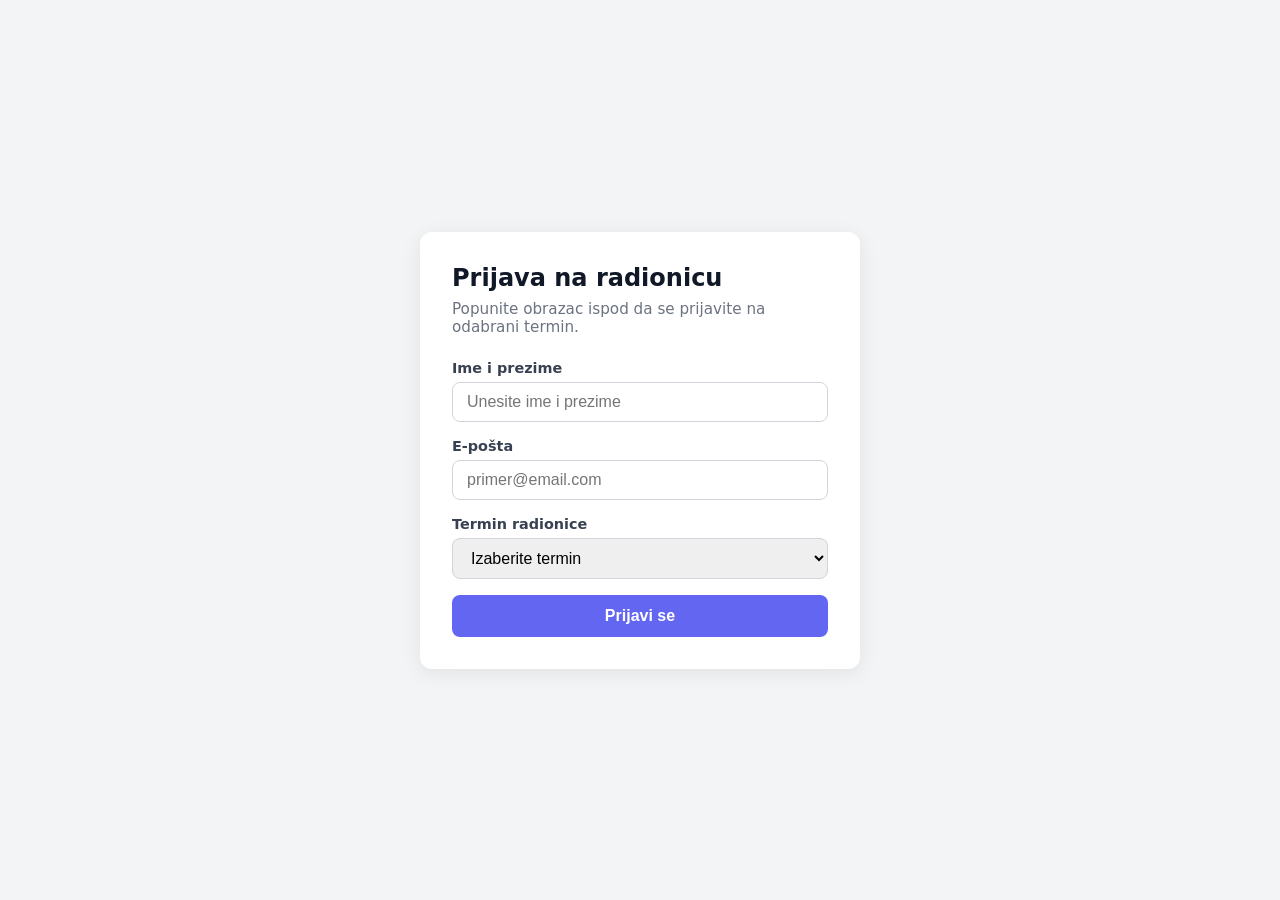
<file: upitnik_test.html>
<!DOCTYPE html>
<html lang="sr">
<head>
  <meta charset="UTF-8">
  <meta name="viewport" content="width=device-width, initial-scale=1.0">
  <title>Prijava na radionicu</title>
  <style>
    * {
      box-sizing: border-box;
    }

    body {
      font-family: system-ui, -apple-system, Segoe UI, Roboto, Helvetica, Arial, sans-serif;
      background: #f3f4f6;
      color: #1f2937;
      margin: 0;
      padding: 24px;
      display: flex;
      justify-content: center;
      align-items: center;
      min-height: 100vh;
    }

    .card {
      background: #ffffff;
      border-radius: 12px;
      box-shadow: 0 4px 20px rgba(0, 0, 0, 0.08);
      padding: 32px;
      width: 100%;
      max-width: 440px;
    }

    h1 {
      font-size: 1.5rem;
      margin: 0 0 8px;
      color: #111827;
    }

    .subtitle {
      margin: 0 0 24px;
      font-size: 0.95rem;
      color: #6b7280;
    }

    label {
      display: block;
      margin-bottom: 6px;
      font-weight: 600;
      font-size: 0.9rem;
      color: #374151;
    }

    input,
    select {
      width: 100%;
      padding: 10px 14px;
      font-size: 1rem;
      border: 1px solid #d1d5db;
      border-radius: 8px;
      margin-bottom: 16px;
      outline: none;
      transition: border-color 0.2s ease;
    }

    input:focus,
    select:focus {
      border-color: #6366f1;
    }

    button {
      width: 100%;
      padding: 12px;
      font-size: 1rem;
      font-weight: 600;
      color: #ffffff;
      background: #6366f1;
      border: none;
      border-radius: 8px;
      cursor: pointer;
      transition: background 0.2s ease;
    }

    button:hover {
      background: #4f46e5;
    }

    button:active {
      transform: translateY(1px);
    }

    .message {
      margin-top: 16px;
      padding: 10px 14px;
      border-radius: 8px;
      font-size: 0.9rem;
      display: none;
    }

    .message.success {
      background: #e7f7ec;
      color: #166534;
      border: 1px solid #a7d7b9;
    }

    .message.error {
      background: #fdecec;
      color: #b91c1c;
      border: 1px solid #fca5a5;
    }
  </style>
</head>
<body>
  <div class="card">
    <h1>Prijava na radionicu</h1>
    <p class="subtitle">Popunite obrazac ispod da se prijavite na odabrani termin.</p>

    <form id="registrationForm" novalidate>
      <label for="name">Ime i prezime</label>
      <input type="text" id="name" name="name" placeholder="Unesite ime i prezime" required minlength="2" maxlength="100">

      <label for="email">E-pošta</label>
      <input type="email" id="email" name="email" placeholder="primer@email.com" required>

      <label for="session">Termin radionice</label>
      <select id="session" name="session" required>
        <option value="">Izaberite termin</option>
        <option value="2026-11-05">05. novembar 2026, 10:00 – 14:00</option>
        <option value="2026-11-12">12. novembar 2026, 16:00 – 20:00</option>
        <option value="2026-11-19">19. novembar 2026, 09:00 – 13:00</option>
      </select>

      <button type="submit">Prijavi se</button>
    </form>

    <div id="message" class="message"></div>
  </div>

  <script>
    const form = document.getElementById('registrationForm');
    const message = document.getElementById('message');

    form.addEventListener('submit', function (event) {
      event.preventDefault();

      const name = document.getElementById('name').value.trim();
      const email = document.getElementById('email').value.trim();
      const session = document.getElementById('session').value;

      if (!name || !email || !session) {
        message.textContent = 'Molimo popunite sva obavezna polja.';
        message.className = 'message error';
        message.style.display = 'block';
        return;
      }

      message.textContent = 'Hvala, ' + name + '! Uspešno ste se prijavili na termin ' + session + '. Potvrda je poslata na ' + email + '.';
      message.className = 'message success';
      message.style.display = 'block';

      form.reset();
    });
  </script>
</body>
</html>
</file>
<file: _astro/Footer.ypKJNgeo.css>
.site-header[data-astro-cid-nen7h5rs]{color:#454a4e;background:#fff;font-family:Arial,Helvetica,sans-serif}.header-inner[data-astro-cid-nen7h5rs]{box-sizing:border-box;justify-content:space-between;align-items:center;gap:32px;width:min(1160px,100% - 48px);margin-inline:auto;padding-block:20px;display:flex}.brand[data-astro-cid-nen7h5rs]{color:inherit;flex-shrink:0;align-items:center;gap:12px;text-decoration:none;display:inline-flex}.brand[data-astro-cid-nen7h5rs] img[data-astro-cid-nen7h5rs]{object-fit:contain;width:56px;height:56px;display:block}.brand-name[data-astro-cid-nen7h5rs]{font-size:12px;font-weight:700;line-height:1.3}.nav-list[data-astro-cid-nen7h5rs]{flex-wrap:wrap;justify-content:flex-end;align-items:center;gap:22px;margin:0;padding:0;list-style:none;display:flex}.nav-link[data-astro-cid-nen7h5rs]{color:inherit;border-bottom:2px solid #0000;padding-block:6px;font-size:13px;font-weight:600;text-decoration:none;display:inline-block}.nav-link[data-astro-cid-nen7h5rs]:hover,.nav-link[data-astro-cid-nen7h5rs].active{border-bottom-color:#d9533b}.apply-button[data-astro-cid-nen7h5rs]{color:#fff;background:#d9533b;border-radius:999px;justify-content:center;align-items:center;gap:12px;padding:10px 18px;font-size:12px;font-weight:700;text-decoration:none;display:inline-flex}.apply-button[data-astro-cid-nen7h5rs]:hover{background:#b9432f}a[data-astro-cid-nen7h5rs]:focus-visible{outline-offset:5px;outline:2px solid #454a4e}@media (width<=950px){.header-inner[data-astro-cid-nen7h5rs]{flex-direction:column;align-items:flex-start;gap:16px}.nav-list[data-astro-cid-nen7h5rs]{justify-content:flex-start;gap:12px 20px}}@media (width<=480px){.header-inner[data-astro-cid-nen7h5rs]{width:calc(100% - 32px);padding-block:16px}.brand-name[data-astro-cid-nen7h5rs]{font-size:11px}}.site-footer[data-astro-cid-jo6i4kqk]{color:#fff;background:#484f56;margin:0;padding:36px 0 18px;font-family:Arial,Helvetica,sans-serif}.footer-inner[data-astro-cid-jo6i4kqk]{width:min(1160px,100% - 48px);margin-inline:auto}.footer-top[data-astro-cid-jo6i4kqk]{grid-template-columns:minmax(0,1.8fr) minmax(0,.8fr) minmax(0,.8fr) minmax(0,1.2fr);align-items:start;gap:36px;padding-bottom:34px;display:grid}.footer-brand[data-astro-cid-jo6i4kqk]{box-sizing:border-box;min-height:112px;color:inherit;border-right:2px solid #e9e7e2;align-items:center;gap:18px;padding-right:28px;text-decoration:none;display:flex}.footer-brand[data-astro-cid-jo6i4kqk] img[data-astro-cid-jo6i4kqk]{object-fit:contain;flex-shrink:0;width:88px;height:88px;display:block}.footer-brand[data-astro-cid-jo6i4kqk] span[data-astro-cid-jo6i4kqk]{font-size:15px;font-weight:600;line-height:1.35}.footer-column[data-astro-cid-jo6i4kqk]{min-width:0;padding-top:6px}.footer-column[data-astro-cid-jo6i4kqk] h2[data-astro-cid-jo6i4kqk]{color:#fff;margin:0 0 12px;font-size:18px;font-weight:700;line-height:1.2}.footer-column[data-astro-cid-jo6i4kqk] ul[data-astro-cid-jo6i4kqk]{margin:0;padding:0;list-style:none}.footer-column[data-astro-cid-jo6i4kqk] li[data-astro-cid-jo6i4kqk]{margin:0}.footer-column[data-astro-cid-jo6i4kqk] a[data-astro-cid-jo6i4kqk],.footer-contact[data-astro-cid-jo6i4kqk] address[data-astro-cid-jo6i4kqk]{color:#fff;font-size:14px;line-height:1.4;text-decoration:none}.footer-column[data-astro-cid-jo6i4kqk] a[data-astro-cid-jo6i4kqk]:hover{text-decoration:underline}.footer-contact[data-astro-cid-jo6i4kqk] address[data-astro-cid-jo6i4kqk]{flex-direction:column;margin:0;font-style:normal;display:flex}.footer-contact[data-astro-cid-jo6i4kqk] a[data-astro-cid-jo6i4kqk]{overflow-wrap:anywhere}.footer-bottom[data-astro-cid-jo6i4kqk]{border-top:2px solid #e9e7e2;justify-content:space-between;align-items:center;gap:20px;padding-top:16px;display:flex}.copyright[data-astro-cid-jo6i4kqk]{margin:0;font-size:14px;line-height:1.4}.social-links[data-astro-cid-jo6i4kqk]{align-items:center;gap:16px;display:flex}.social-links[data-astro-cid-jo6i4kqk] a[data-astro-cid-jo6i4kqk]{color:#fff;justify-content:center;align-items:center;display:inline-flex}.social-links[data-astro-cid-jo6i4kqk] svg[data-astro-cid-jo6i4kqk]{display:block}.social-links[data-astro-cid-jo6i4kqk] a[data-astro-cid-jo6i4kqk]:hover{color:#ffb29e}a[data-astro-cid-jo6i4kqk]:focus-visible{outline-offset:5px;outline:2px solid #ffb29e}@media (width<=1000px){.footer-top[data-astro-cid-jo6i4kqk]{grid-template-columns:repeat(3,minmax(0,1fr));gap:28px}.footer-brand[data-astro-cid-jo6i4kqk]{border-bottom:1px solid #b2b6b9;border-right:0;grid-column:1/-1;min-height:auto;padding:0 0 24px}}@media (width<=600px){.site-footer[data-astro-cid-jo6i4kqk]{padding-top:28px}.footer-inner[data-astro-cid-jo6i4kqk]{width:calc(100% - 32px)}.footer-top[data-astro-cid-jo6i4kqk]{grid-template-columns:repeat(2,minmax(0,1fr));gap:28px 20px;padding-bottom:28px}.footer-contact[data-astro-cid-jo6i4kqk]{grid-column:1/-1}.footer-brand[data-astro-cid-jo6i4kqk] img[data-astro-cid-jo6i4kqk]{width:72px;height:72px}.footer-brand[data-astro-cid-jo6i4kqk] span[data-astro-cid-jo6i4kqk]{font-size:13px}.footer-bottom[data-astro-cid-jo6i4kqk]{flex-wrap:wrap;gap:16px}.copyright[data-astro-cid-jo6i4kqk]{font-size:13px}}
</file>
<file: _astro/index.coZx4QNJ.css>
.home-hero[data-astro-cid-glgfkru5]{color:#505458;background:#fff;font-family:Arial,Helvetica,sans-serif}.hero-inner[data-astro-cid-glgfkru5]{box-sizing:border-box;grid-template-columns:1.05fr 1fr;align-items:center;gap:40px;width:min(1160px,100% - 48px);margin-inline:auto;padding-block:44px 56px;display:grid}.hero-content[data-astro-cid-glgfkru5]{min-width:0}h1[data-astro-cid-glgfkru5]{letter-spacing:-.035em;max-width:600px;margin:0;font-size:clamp(36px,4vw,58px);font-weight:700;line-height:1.04}h1[data-astro-cid-glgfkru5] span[data-astro-cid-glgfkru5]{color:#d9533b}.hero-description[data-astro-cid-glgfkru5]{max-width:430px;margin:24px 0 28px;font-size:16px;line-height:1.5}.hero-actions[data-astro-cid-glgfkru5]{flex-wrap:wrap;gap:14px;display:flex}.button[data-astro-cid-glgfkru5]{box-sizing:border-box;border:1px solid #0000;border-radius:999px;justify-content:center;align-items:center;min-height:44px;padding:11px 24px;font-size:13px;font-weight:700;line-height:1.2;text-decoration:none;display:inline-flex}.button-primary[data-astro-cid-glgfkru5]{color:#fff;background:#d9533b}.button-primary[data-astro-cid-glgfkru5]:hover{background:#b9432f}.button-secondary[data-astro-cid-glgfkru5]{color:#454a4e;background:#fff;border-color:#505458}.button-secondary[data-astro-cid-glgfkru5]:hover{background:#f2f0eb}.button[data-astro-cid-glgfkru5]:focus-visible{outline-offset:4px;outline:2px solid #454a4e}.hero-visual[data-astro-cid-glgfkru5]{min-width:0}.hero-visual[data-astro-cid-glgfkru5] img[data-astro-cid-glgfkru5]{width:100%;height:auto;display:block}@media (width<=760px){.hero-inner[data-astro-cid-glgfkru5]{grid-template-columns:1fr;gap:32px;padding-block:28px 40px}h1[data-astro-cid-glgfkru5]{max-width:580px;font-size:clamp(36px,7vw,52px)}.hero-visual[data-astro-cid-glgfkru5]{justify-self:center;width:min(100%,480px)}}@media (width<=480px){.hero-inner[data-astro-cid-glgfkru5]{width:calc(100% - 32px)}.hero-description[data-astro-cid-glgfkru5]{font-size:15px}}.values[data-astro-cid-xwk4mbih]{color:#343a3d;background:#fff;font-family:Arial,Helvetica,sans-serif}.values-inner[data-astro-cid-xwk4mbih]{box-sizing:border-box;grid-template-columns:repeat(4,minmax(0,1fr));width:min(1160px,100% - 48px);margin:0 auto;padding:24px 0 32px;list-style:none;display:grid}.value[data-astro-cid-xwk4mbih]{align-items:flex-start;gap:16px;padding-inline:24px;display:flex;position:relative}.value[data-astro-cid-xwk4mbih]:first-child{padding-left:0}.value[data-astro-cid-xwk4mbih]:last-child{padding-right:0}.value[data-astro-cid-xwk4mbih]+.value[data-astro-cid-xwk4mbih]:before{content:"";background:#555b5f;width:2px;height:36px;position:absolute;top:5px;left:0}.value-icon[data-astro-cid-xwk4mbih]{color:#df6a55;flex:0 0 44px;display:block}.value-icon[data-astro-cid-xwk4mbih] svg{width:44px;height:44px;display:block}.value-content[data-astro-cid-xwk4mbih]{min-width:0}h2[data-astro-cid-xwk4mbih]{margin:0 0 4px;font-size:15px;font-weight:700;line-height:1.3}p[data-astro-cid-xwk4mbih]{margin:0;font-size:14px;line-height:1.35}@media (width<=1000px){.values-inner[data-astro-cid-xwk4mbih]{grid-template-columns:repeat(2,minmax(0,1fr));gap:28px 0}.value[data-astro-cid-xwk4mbih]:nth-child(3){padding-left:0}.value[data-astro-cid-xwk4mbih]:nth-child(3):before{display:none}}@media (width<=560px){.values-inner[data-astro-cid-xwk4mbih]{grid-template-columns:1fr;gap:24px;width:calc(100% - 32px)}.value[data-astro-cid-xwk4mbih]{padding-inline:0}.value[data-astro-cid-xwk4mbih]+.value[data-astro-cid-xwk4mbih]:before{display:none}}.programs[data-astro-cid-eg22su5c]{color:#505458;background:#e9e7e2;padding-block:48px;scroll-margin-top:24px;font-family:Arial,Helvetica,sans-serif}.programs-inner[data-astro-cid-eg22su5c]{width:min(1160px,100% - 48px);margin-inline:auto}h2[data-astro-cid-eg22su5c]{letter-spacing:-.035em;margin:0 0 28px;font-size:clamp(28px,3.5vw,44px);font-weight:700;line-height:1.15}.program-grid[data-astro-cid-eg22su5c]{grid-template-columns:repeat(3,minmax(0,1fr));gap:12px;display:grid}.program-card[data-astro-cid-eg22su5c]{box-sizing:border-box;background:#fff;border-radius:16px;grid-template-columns:minmax(0,1fr) 84px;gap:16px;min-height:280px;padding:16px;display:grid}.card-content[data-astro-cid-eg22su5c]{flex-direction:column;align-items:flex-start;min-width:0;padding:6px 0 2px 8px;display:flex}.card-icon[data-astro-cid-eg22su5c]{color:#d9533b;margin-bottom:14px;display:block}.card-icon[data-astro-cid-eg22su5c] svg{width:40px;height:40px;display:block}h3[data-astro-cid-eg22su5c]{letter-spacing:-.025em;margin:0 0 10px;font-size:clamp(23px,2.2vw,29px);line-height:1.05}p[data-astro-cid-eg22su5c]{margin:0 0 20px;font-size:15px;line-height:1.3}.card-content[data-astro-cid-eg22su5c] a[data-astro-cid-eg22su5c]{color:#c54730;margin-top:auto;padding-block:6px;font-size:14px;font-weight:700;text-decoration:none}.card-content[data-astro-cid-eg22su5c] a[data-astro-cid-eg22su5c]:hover{text-decoration:underline}.card-content[data-astro-cid-eg22su5c] a[data-astro-cid-eg22su5c]:focus-visible{outline-offset:4px;outline:2px solid #454a4e}.card-image[data-astro-cid-eg22su5c]{background:#efede8;border-radius:14px;min-height:240px;overflow:hidden}.card-image[data-astro-cid-eg22su5c] img[data-astro-cid-eg22su5c]{object-fit:cover;object-position:center;width:100%;height:100%;display:block}@media (width<=1000px){.program-grid[data-astro-cid-eg22su5c]{grid-template-columns:1fr;gap:16px}.program-card[data-astro-cid-eg22su5c]{grid-template-columns:minmax(0,1fr) 30%;min-height:240px}h3[data-astro-cid-eg22su5c]{font-size:28px}.card-image[data-astro-cid-eg22su5c]{min-height:210px}}@media (width<=560px){.programs[data-astro-cid-eg22su5c]{padding-block:36px}.programs-inner[data-astro-cid-eg22su5c]{width:calc(100% - 32px)}.program-card[data-astro-cid-eg22su5c]{grid-template-columns:minmax(0,1fr) 76px;gap:12px;padding:14px}.card-content[data-astro-cid-eg22su5c]{padding-left:0}h3[data-astro-cid-eg22su5c]{font-size:25px}p[data-astro-cid-eg22su5c]{font-size:14px}}@media (width>=1001px){.programs[data-astro-cid-eg22su5c]{padding-block:36px}h2[data-astro-cid-eg22su5c]{margin-bottom:24px;font-size:36px}.program-card[data-astro-cid-eg22su5c]{grid-template-columns:minmax(0,1fr) 76px;gap:14px;min-height:250px;padding:14px}.card-content[data-astro-cid-eg22su5c]{padding:4px 0 0 6px}.card-icon[data-astro-cid-eg22su5c]{margin-bottom:12px}.card-icon[data-astro-cid-eg22su5c] svg{width:34px;height:34px}h3[data-astro-cid-eg22su5c]{font-size:25px}p[data-astro-cid-eg22su5c]{margin-bottom:16px;font-size:14px}.card-content[data-astro-cid-eg22su5c] a[data-astro-cid-eg22su5c]{font-size:13px}.card-image[data-astro-cid-eg22su5c]{height:220px;min-height:0}.card-content[data-astro-cid-eg22su5c] h3[data-astro-cid-eg22su5c]{max-width:210px}}.home-about[data-astro-cid-7cdrz2x2]{color:#505458;background:#fff;padding-block:72px;font-family:Arial,Helvetica,sans-serif}.about-inner[data-astro-cid-7cdrz2x2]{grid-template-columns:1.25fr 1fr;align-items:center;gap:56px;width:min(1160px,100% - 48px);margin-inline:auto;display:grid}.about-content[data-astro-cid-7cdrz2x2]{min-width:0}h2[data-astro-cid-7cdrz2x2]{letter-spacing:-.035em;margin:0 0 30px;font-size:clamp(34px,3.5vw,46px);line-height:1.1}p[data-astro-cid-7cdrz2x2]{color:#343a3d;margin:0 0 22px;font-size:17px;line-height:1.4}.about-button[data-astro-cid-7cdrz2x2]{color:#505458;background:#fff;border:1.5px solid #505458;border-radius:999px;justify-content:center;align-items:center;margin-top:10px;padding:9px 26px;font-size:15px;font-weight:700;line-height:1.2;text-decoration:none;display:inline-flex}.about-button[data-astro-cid-7cdrz2x2]:hover{background:#f2f0eb}.about-button[data-astro-cid-7cdrz2x2]:focus-visible{outline-offset:4px;outline:2px solid #d9533b}.about-visual[data-astro-cid-7cdrz2x2]{aspect-ratio:1.06;background:#efede8;border-radius:18px;min-width:0;overflow:hidden}.about-visual[data-astro-cid-7cdrz2x2] img[data-astro-cid-7cdrz2x2]{object-fit:cover;object-position:center;width:100%;height:100%;display:block}@media (width<=900px){.about-inner[data-astro-cid-7cdrz2x2]{grid-template-columns:1.1fr 1fr;gap:32px}p[data-astro-cid-7cdrz2x2]{font-size:16px}}@media (width<=760px){.home-about[data-astro-cid-7cdrz2x2]{padding-block:44px}.about-inner[data-astro-cid-7cdrz2x2]{grid-template-columns:1fr;gap:32px}h2[data-astro-cid-7cdrz2x2]{margin-bottom:24px}.about-visual[data-astro-cid-7cdrz2x2]{justify-self:center;width:min(100%,540px)}}@media (width<=480px){.about-inner[data-astro-cid-7cdrz2x2]{width:calc(100% - 32px)}}.founder[data-astro-cid-enpihauw]{color:#505458;background:#e9e7e2;padding-block:60px;font-family:Arial,Helvetica,sans-serif}.founder-inner[data-astro-cid-enpihauw]{grid-template-columns:240px minmax(0,1.45fr) minmax(0,1fr);align-items:start;gap:36px;width:min(1160px,100% - 48px);margin-inline:auto;display:grid}.founder-photo[data-astro-cid-enpihauw]{isolation:isolate;margin-bottom:14px;margin-left:14px;position:relative}.founder-photo[data-astro-cid-enpihauw]:before{content:"";z-index:-1;background:#d9533b;border-radius:16px;width:56%;height:70%;position:absolute;bottom:-14px;left:-14px}.photo-frame[data-astro-cid-enpihauw]{aspect-ratio:1;background:#dedbd5;border-radius:16px;width:100%;overflow:hidden}.founder-photo[data-astro-cid-enpihauw] img[data-astro-cid-enpihauw]{object-fit:cover;object-position:center;transform-origin:50%;width:100%;height:100%;display:block;transform:translateY(28px)scale(1.8)}.founder-content[data-astro-cid-enpihauw]{min-width:0}.eyebrow[data-astro-cid-enpihauw]{letter-spacing:.04em;text-transform:uppercase;border-bottom:3px solid #d9533b;margin:6px 0 14px;padding-bottom:8px;font-size:13px;font-weight:700;line-height:1.3;display:inline-block}h2[data-astro-cid-enpihauw]{letter-spacing:-.035em;margin:0 0 12px;font-size:clamp(30px,3vw,38px);line-height:1.1}h2[data-astro-cid-enpihauw] span[data-astro-cid-enpihauw]{color:#d9533b}.founder-role[data-astro-cid-enpihauw]{margin:0 0 20px;font-size:16px;font-weight:700;line-height:1.35}.founder-description[data-astro-cid-enpihauw]{margin:0 0 20px;font-size:16px;line-height:1.4}.founder-link[data-astro-cid-enpihauw]{color:#c54730;align-items:center;gap:10px;padding-block:4px;font-size:16px;font-weight:700;text-decoration:none;display:inline-flex}.founder-link[data-astro-cid-enpihauw]:hover{text-decoration:underline}.founder-link[data-astro-cid-enpihauw]:focus-visible{outline-offset:4px;outline:2px solid #505458}.founder-quote[data-astro-cid-enpihauw]{box-sizing:border-box;border-left:2px solid #505458;align-self:stretch;margin:0;padding:20px 0 8px 36px}.quote-mark[data-astro-cid-enpihauw]{color:#d9533b;height:56px;font-family:Georgia,serif;font-size:88px;font-weight:700;line-height:1;display:block}.founder-quote[data-astro-cid-enpihauw] p[data-astro-cid-enpihauw]{margin:8px 0 22px;font-size:19px;font-style:italic;line-height:1.3}.founder-quote[data-astro-cid-enpihauw] footer[data-astro-cid-enpihauw]{color:inherit;background:0 0;margin:0;padding:0;font-size:16px;font-weight:700}@media (width<=1000px){.founder-inner[data-astro-cid-enpihauw]{grid-template-columns:210px minmax(0,1fr);gap:32px}.founder-quote[data-astro-cid-enpihauw]{grid-column:1/-1;padding:0 0 0 24px}}@media (width<=600px){.founder[data-astro-cid-enpihauw]{padding-block:40px}.founder-inner[data-astro-cid-enpihauw]{grid-template-columns:1fr;gap:28px;width:calc(100% - 32px)}.founder-photo[data-astro-cid-enpihauw]{width:min(260px,100% - 14px)}.founder-quote[data-astro-cid-enpihauw]{grid-column:auto}.founder-quote[data-astro-cid-enpihauw] p[data-astro-cid-enpihauw]{font-size:18px}}.newsletter[data-astro-cid-drywyjjs]{color:#fff;background:#f77c65;padding-block:44px;font-family:Arial,Helvetica,sans-serif}.newsletter-inner[data-astro-cid-drywyjjs]{grid-template-columns:minmax(0,1.6fr) minmax(280px,1fr);align-items:center;gap:60px;width:min(1160px,100% - 48px);margin-inline:auto;display:grid}.newsletter-intro[data-astro-cid-drywyjjs]{align-items:center;gap:28px;min-width:0;display:flex}.newsletter-icon[data-astro-cid-drywyjjs]{flex-shrink:0}.newsletter-icon[data-astro-cid-drywyjjs] svg[data-astro-cid-drywyjjs]{width:60px;height:auto;display:block}.newsletter-copy[data-astro-cid-drywyjjs]{border-left:2px solid #fff;padding:8px 0 8px 28px}h2[data-astro-cid-drywyjjs]{letter-spacing:-.025em;margin:0 0 8px;font-size:clamp(28px,3vw,38px);line-height:1.1}.newsletter-copy[data-astro-cid-drywyjjs] p[data-astro-cid-drywyjjs]{max-width:460px;margin:0;font-size:16px;line-height:1.35}.newsletter-signup[data-astro-cid-drywyjjs]{min-width:0}.email-control[data-astro-cid-drywyjjs]{background:#fffaf6;border:2px solid #fff;border-radius:8px;min-height:48px;display:flex;overflow:hidden}input[data-astro-cid-drywyjjs]{box-sizing:border-box;color:#343a3d;width:100%;min-width:0;font:inherit;background:0 0;border:0;padding:12px 16px;font-size:15px}input[data-astro-cid-drywyjjs]::placeholder{color:#505458;opacity:1}input[data-astro-cid-drywyjjs]:focus-visible{outline-offset:-3px;outline:2px solid #505458}button[data-astro-cid-drywyjjs]{color:#fff;background:#d9533b;border:0;border-left:2px solid #fff;flex:0 0 54px;justify-content:center;align-items:center;font-size:30px;line-height:1;display:flex}button[data-astro-cid-drywyjjs]:disabled{cursor:not-allowed}.newsletter-note[data-astro-cid-drywyjjs]{margin:8px 0 0;font-size:12px;line-height:1.35}.visually-hidden[data-astro-cid-drywyjjs]{clip:rect(0, 0, 0, 0);white-space:nowrap;border:0;width:1px;height:1px;margin:-1px;padding:0;position:absolute;overflow:hidden}@media (width<=900px){.newsletter-inner[data-astro-cid-drywyjjs]{grid-template-columns:1fr;gap:28px}.newsletter-signup[data-astro-cid-drywyjjs]{width:100%;max-width:520px}}@media (width<=480px){.newsletter[data-astro-cid-drywyjjs]{padding-block:32px}.newsletter-inner[data-astro-cid-drywyjjs]{width:calc(100% - 32px)}.newsletter-intro[data-astro-cid-drywyjjs]{align-items:flex-start;gap:16px}.newsletter-icon[data-astro-cid-drywyjjs] svg[data-astro-cid-drywyjjs]{width:40px;margin-top:10px}.newsletter-copy[data-astro-cid-drywyjjs]{padding-left:16px}.newsletter-copy[data-astro-cid-drywyjjs] p[data-astro-cid-drywyjjs]{font-size:14px}}*,:before,:after{box-sizing:border-box}body{color:#42474c;background:#fff;margin:0;font-family:Arial,Helvetica,sans-serif;line-height:1.6}
</file>
<file: _astro/edukacija.DfnTdrH4.css>
.education-hero[data-astro-cid-qxm2y3lx]{color:#505458;background:#fff;font-family:Arial,Helvetica,sans-serif}.hero-inner[data-astro-cid-qxm2y3lx]{width:min(1160px,100% - 48px);margin-inline:auto;padding-block:52px 34px}.education-label[data-astro-cid-qxm2y3lx]{border-bottom:3px solid #d9533b;width:max-content;min-width:170px;margin:0 0 20px;padding-bottom:8px;font-size:19px;font-weight:700;line-height:1.2}h1[data-astro-cid-qxm2y3lx]{letter-spacing:-.04em;overflow-wrap:break-word;max-width:1000px;margin:0;font-size:clamp(38px,5.2vw,64px);font-weight:700;line-height:1.02}h1[data-astro-cid-qxm2y3lx] span[data-astro-cid-qxm2y3lx]{color:#d9533b}.education-description[data-astro-cid-qxm2y3lx]{max-width:520px;margin:32px 0 28px;font-size:18px;line-height:1.35}.education-actions[data-astro-cid-qxm2y3lx]{flex-wrap:wrap;align-items:center;gap:14px;display:flex}.button[data-astro-cid-qxm2y3lx],.brochure-placeholder[data-astro-cid-qxm2y3lx]{text-align:center;border:1.5px solid #0000;border-radius:999px;justify-content:center;align-items:center;gap:8px;min-height:48px;padding:12px 24px;font-size:15px;font-weight:700;line-height:1.2;text-decoration:none;display:inline-flex}.button-primary[data-astro-cid-qxm2y3lx]{color:#fff;background:#d9533b}.button-primary[data-astro-cid-qxm2y3lx]:hover{background:#b9432f}.button[data-astro-cid-qxm2y3lx]:focus-visible{outline-offset:4px;outline:2px solid #505458}.brochure-placeholder[data-astro-cid-qxm2y3lx]{color:#505458;background:#fff;border-color:#505458;flex-wrap:wrap}.brochure-placeholder[data-astro-cid-qxm2y3lx] svg[data-astro-cid-qxm2y3lx]{flex-shrink:0}.brochure-note[data-astro-cid-qxm2y3lx]{font-size:11px;font-weight:400}@media (width<=760px){.hero-inner[data-astro-cid-qxm2y3lx]{padding-block:32px}h1[data-astro-cid-qxm2y3lx]{font-size:clamp(34px,6.5vw,48px)}.desktop-break[data-astro-cid-qxm2y3lx]{display:none}.education-description[data-astro-cid-qxm2y3lx]{margin-top:24px;font-size:16px}}@media (width<=480px){.hero-inner[data-astro-cid-qxm2y3lx]{width:calc(100% - 32px);padding-block:26px 30px}.education-label[data-astro-cid-qxm2y3lx]{min-width:130px;margin-bottom:18px;font-size:16px}h1[data-astro-cid-qxm2y3lx]{font-size:clamp(30px,8vw,38px);line-height:1.06}.education-actions[data-astro-cid-qxm2y3lx]{flex-direction:column;align-items:stretch;gap:12px}.button[data-astro-cid-qxm2y3lx],.brochure-placeholder[data-astro-cid-qxm2y3lx]{width:100%;padding-inline:16px;font-size:14px}}.education-facts[data-astro-cid-2usqqej2]{color:#505458;background:#fff;border-block:2px solid #858580;width:min(1200px,100% - 32px);margin-inline:auto;font-family:Arial,Helvetica,sans-serif}.facts-list[data-astro-cid-2usqqej2]{grid-template-columns:repeat(4,minmax(0,1fr));margin:0;padding:14px 0;list-style:none;display:grid}.fact[data-astro-cid-2usqqej2]{justify-content:center;align-items:center;gap:16px;min-width:0;padding:0 18px;display:flex;position:relative}.fact[data-astro-cid-2usqqej2]+.fact[data-astro-cid-2usqqej2]:before{content:"";background:#858580;width:2px;height:38px;position:absolute;top:50%;left:0;transform:translateY(-50%)}.fact-icon[data-astro-cid-2usqqej2]{color:#d9533b;flex:0 0 44px;display:block}.fact-copy[data-astro-cid-2usqqej2]{min-width:0}.fact-label[data-astro-cid-2usqqej2],.fact-value[data-astro-cid-2usqqej2]{margin:0;line-height:1.25}.fact-label[data-astro-cid-2usqqej2]{margin-bottom:3px;font-size:14px;font-weight:600}.fact-value[data-astro-cid-2usqqej2]{font-size:17px;font-weight:700}@media (width<=900px){.facts-list[data-astro-cid-2usqqej2]{grid-template-columns:repeat(2,minmax(0,1fr));gap:24px 0;padding-block:20px}.fact[data-astro-cid-2usqqej2]{justify-content:flex-start;padding-inline:24px}.fact[data-astro-cid-2usqqej2]:nth-child(3):before{display:none}}@media (width<=520px){.facts-list[data-astro-cid-2usqqej2]{gap:22px 0;padding-block:18px}.fact[data-astro-cid-2usqqej2]{align-items:flex-start;gap:10px;padding-inline:10px}.fact-icon[data-astro-cid-2usqqej2]{flex-basis:32px;width:32px;height:32px}.fact-label[data-astro-cid-2usqqej2]{font-size:12px}.fact-value[data-astro-cid-2usqqej2]{font-size:14px}.fact[data-astro-cid-2usqqej2]+.fact[data-astro-cid-2usqqej2]:before{height:32px}}@media (width<=360px){.facts-list[data-astro-cid-2usqqej2]{grid-template-columns:1fr;gap:18px}.fact[data-astro-cid-2usqqej2]{padding-inline:16px}.fact[data-astro-cid-2usqqej2]+.fact[data-astro-cid-2usqqej2]:before{display:none}}.education-approach[data-astro-cid-ndlj6n52]{color:#505458;background:#fff;padding-block:36px 40px;font-family:Arial,Helvetica,sans-serif}.approach-inner[data-astro-cid-ndlj6n52]{grid-template-columns:minmax(0,.85fr) minmax(0,2fr);align-items:start;gap:40px;width:min(1160px,100% - 48px);margin-inline:auto;display:grid}.approach-heading[data-astro-cid-ndlj6n52]:before{content:"";background:#d9533b;width:160px;max-width:100%;height:3px;margin-bottom:18px;display:block}h2[data-astro-cid-ndlj6n52]{letter-spacing:-.035em;margin:0;font-size:clamp(30px,3.6vw,44px);font-weight:700;line-height:1.02}.heading-arrow[data-astro-cid-ndlj6n52]{color:#d9533b;margin-top:20px;margin-left:170px;display:block}.approach-grid[data-astro-cid-ndlj6n52]{grid-template-columns:repeat(3,minmax(0,1fr));gap:12px;padding-top:18px;display:grid}.approach-card[data-astro-cid-ndlj6n52]{background:#e9e7e2;border-radius:16px;min-width:0;padding:20px}.card-icon[data-astro-cid-ndlj6n52]{color:#d9533b;margin-bottom:14px;display:block}h3[data-astro-cid-ndlj6n52]{letter-spacing:-.025em;margin:0 0 10px;font-size:18px;font-weight:700;line-height:1.15}.approach-card[data-astro-cid-ndlj6n52] p[data-astro-cid-ndlj6n52]{margin:0;font-size:15px;line-height:1.3}@media (width<=1000px){.approach-inner[data-astro-cid-ndlj6n52]{grid-template-columns:minmax(0,.8fr) minmax(0,2fr);gap:28px}.approach-card[data-astro-cid-ndlj6n52]{padding:16px}h3[data-astro-cid-ndlj6n52]{font-size:17px}.approach-card[data-astro-cid-ndlj6n52] p[data-astro-cid-ndlj6n52]{font-size:14px}.heading-arrow[data-astro-cid-ndlj6n52]{margin-left:140px}}@media (width<=760px){.approach-inner[data-astro-cid-ndlj6n52]{grid-template-columns:1fr;gap:24px}h2[data-astro-cid-ndlj6n52] br[data-astro-cid-ndlj6n52],.heading-arrow[data-astro-cid-ndlj6n52]{display:none}.approach-grid[data-astro-cid-ndlj6n52]{padding-top:0}}@media (width<=560px){.education-approach[data-astro-cid-ndlj6n52]{padding-block:28px 32px}.approach-inner[data-astro-cid-ndlj6n52]{width:calc(100% - 32px)}.approach-grid[data-astro-cid-ndlj6n52]{grid-template-columns:1fr;gap:12px}.approach-card[data-astro-cid-ndlj6n52]{padding:22px}h3[data-astro-cid-ndlj6n52]{font-size:20px}.approach-card[data-astro-cid-ndlj6n52] p[data-astro-cid-ndlj6n52]{font-size:15px;line-height:1.4}}.education-benefits[data-astro-cid-l5qe4vkv]{color:#fff;background:#d9533b;border-radius:16px;width:min(1200px,100% - 32px);margin-inline:auto;font-family:Arial,Helvetica,sans-serif}.benefits-inner[data-astro-cid-l5qe4vkv]{grid-template-columns:200px minmax(0,1fr);align-items:stretch;gap:28px;padding:26px 32px;display:grid}h2[data-astro-cid-l5qe4vkv]{letter-spacing:-.035em;border-right:2px solid #ffffffbf;flex-direction:column;justify-content:center;margin:0;padding-right:28px;font-size:clamp(34px,4vw,46px);font-weight:700;line-height:.95;display:flex}.benefits-list[data-astro-cid-l5qe4vkv]{grid-template-columns:repeat(4,minmax(0,1fr));align-items:start;gap:24px;margin:0;padding:0;list-style:none;display:grid}.benefit[data-astro-cid-l5qe4vkv]{text-align:center;min-width:0}.benefit-icon[data-astro-cid-l5qe4vkv]{color:#ffe1d8;margin:0 auto 14px;display:block}.benefit[data-astro-cid-l5qe4vkv] p[data-astro-cid-l5qe4vkv]{max-width:180px;margin:0 auto;font-size:14px;font-weight:700;line-height:1.25}@media (width<=1000px){.benefits-inner[data-astro-cid-l5qe4vkv]{grid-template-columns:160px minmax(0,1fr);gap:22px;padding:24px}h2[data-astro-cid-l5qe4vkv]{padding-right:20px;font-size:38px}.benefits-list[data-astro-cid-l5qe4vkv]{gap:16px}.benefit[data-astro-cid-l5qe4vkv] p[data-astro-cid-l5qe4vkv]{font-size:13px}}@media (width<=760px){.benefits-inner[data-astro-cid-l5qe4vkv]{grid-template-columns:1fr;gap:24px}h2[data-astro-cid-l5qe4vkv]{border-bottom:2px solid #ffffffbf;border-right:0;padding:0 0 18px;font-size:36px;line-height:1.05;display:block}h2[data-astro-cid-l5qe4vkv] br[data-astro-cid-l5qe4vkv]{display:none}.benefits-list[data-astro-cid-l5qe4vkv]{grid-template-columns:repeat(2,minmax(0,1fr));gap:28px 20px}.benefit[data-astro-cid-l5qe4vkv] p[data-astro-cid-l5qe4vkv]{font-size:14px}}@media (width<=480px){.benefits-inner[data-astro-cid-l5qe4vkv]{padding:24px 18px}h2[data-astro-cid-l5qe4vkv]{font-size:32px}.benefit-icon[data-astro-cid-l5qe4vkv]{width:42px;height:42px;margin-bottom:12px}.benefit[data-astro-cid-l5qe4vkv] p[data-astro-cid-l5qe4vkv]{font-size:13px}}@media (width<=340px){.benefits-list[data-astro-cid-l5qe4vkv]{grid-template-columns:1fr}}.education-lecturers[data-astro-cid-2bddbcql]{color:#505458;background:#fff;padding-block:36px 40px;scroll-margin-top:24px;font-family:Arial,Helvetica,sans-serif}.lecturers-inner[data-astro-cid-2bddbcql]{grid-template-columns:minmax(0,.85fr) minmax(0,2fr);align-items:start;gap:40px;width:min(1160px,100% - 48px);margin-inline:auto;display:grid}.lecturers-intro[data-astro-cid-2bddbcql]:before{content:"";background:#d9533b;width:160px;max-width:100%;height:3px;margin-bottom:18px;display:block}h2[data-astro-cid-2bddbcql]{letter-spacing:-.035em;max-width:300px;margin:0 0 18px;font-size:clamp(28px,3vw,36px);font-weight:700;line-height:1.02}.lecturers-intro[data-astro-cid-2bddbcql] p[data-astro-cid-2bddbcql]{max-width:310px;margin:0;font-size:16px;line-height:1.3}.lecturers-grid[data-astro-cid-2bddbcql]{grid-template-columns:repeat(5,minmax(0,1fr));gap:14px;margin:0;padding:12px 0 0;list-style:none;display:grid}.lecturer[data-astro-cid-2bddbcql],.more-lecturers[data-astro-cid-2bddbcql]{min-width:0}.lecturer-photo[data-astro-cid-2bddbcql]{aspect-ratio:1;background:#e9e7e2;border-radius:14px;overflow:hidden}.lecturer-photo[data-astro-cid-2bddbcql] img[data-astro-cid-2bddbcql]{object-fit:cover;width:100%;height:100%;display:block}h3[data-astro-cid-2bddbcql]{letter-spacing:-.025em;text-align:center;margin:10px 0 0;font-size:17px;font-weight:700;line-height:1.05}h3[data-astro-cid-2bddbcql] span[data-astro-cid-2bddbcql]{display:block}.more-card[data-astro-cid-2bddbcql]{aspect-ratio:1;text-align:center;background:#e9e7e2;border-radius:14px;flex-direction:column;justify-content:center;align-items:center;gap:10px;padding:10px;display:flex}.more-card[data-astro-cid-2bddbcql] p[data-astro-cid-2bddbcql]{letter-spacing:-.025em;margin:0;font-size:16px;font-weight:700;line-height:1.1}.more-card[data-astro-cid-2bddbcql] p[data-astro-cid-2bddbcql] span[data-astro-cid-2bddbcql]{display:block}.more-card[data-astro-cid-2bddbcql] svg[data-astro-cid-2bddbcql]{color:#d9533b;flex-shrink:0}@media (width<=1000px){.lecturers-inner[data-astro-cid-2bddbcql]{grid-template-columns:minmax(0,.8fr) minmax(0,2fr);gap:28px}.lecturers-grid[data-astro-cid-2bddbcql]{gap:10px}h3[data-astro-cid-2bddbcql]{font-size:15px}.more-card[data-astro-cid-2bddbcql]{gap:6px;padding:6px}.more-card[data-astro-cid-2bddbcql] p[data-astro-cid-2bddbcql]{font-size:14px}}@media (width<=850px){.lecturers-inner[data-astro-cid-2bddbcql]{grid-template-columns:1fr;gap:24px}h2[data-astro-cid-2bddbcql],.lecturers-intro[data-astro-cid-2bddbcql] p[data-astro-cid-2bddbcql]{max-width:620px}.lecturers-grid[data-astro-cid-2bddbcql]{gap:14px;padding-top:0}h3[data-astro-cid-2bddbcql]{font-size:17px}.more-card[data-astro-cid-2bddbcql] p[data-astro-cid-2bddbcql]{font-size:16px}}@media (width<=600px){.education-lecturers[data-astro-cid-2bddbcql]{padding-block:28px 32px}.lecturers-inner[data-astro-cid-2bddbcql]{width:calc(100% - 32px)}.lecturers-grid[data-astro-cid-2bddbcql]{grid-template-columns:repeat(2,minmax(0,1fr));gap:24px 16px}.more-lecturers[data-astro-cid-2bddbcql]{grid-column:1/-1}.more-card[data-astro-cid-2bddbcql]{aspect-ratio:auto;flex-direction:row;gap:14px;min-height:72px;padding:16px}.more-card[data-astro-cid-2bddbcql] p[data-astro-cid-2bddbcql] span[data-astro-cid-2bddbcql]{display:inline}.lecturers-intro[data-astro-cid-2bddbcql] p[data-astro-cid-2bddbcql]{font-size:15px;line-height:1.4}}.education-apply[data-astro-cid-77wpqv6r]{color:#505458;background:#e9e7e2;border-radius:16px;width:min(1200px,100% - 32px);margin:0 auto 12px;font-family:Arial,Helvetica,sans-serif}.apply-inner[data-astro-cid-77wpqv6r]{grid-template-columns:minmax(0,1fr) minmax(0,1fr);align-items:center;gap:40px;padding:32px 40px;display:grid}.apply-content[data-astro-cid-77wpqv6r]{min-width:0}h2[data-astro-cid-77wpqv6r]{letter-spacing:-.035em;max-width:540px;margin:0 0 16px;font-size:clamp(27px,3vw,36px);font-weight:700;line-height:1.02}h2[data-astro-cid-77wpqv6r] span[data-astro-cid-77wpqv6r]{color:#d9533b;display:block}.apply-content[data-astro-cid-77wpqv6r] p[data-astro-cid-77wpqv6r]{max-width:450px;margin:0;font-size:17px;line-height:1.3}.apply-action[data-astro-cid-77wpqv6r]{border-left:2px solid #505458;flex-direction:column;align-items:center;gap:22px;min-width:0;padding-left:40px;display:flex}.apply-button[data-astro-cid-77wpqv6r]{color:#fff;text-align:center;background:#d9533b;border-radius:999px;justify-content:center;align-items:center;width:min(100%,300px);min-height:48px;padding:12px 24px;font-size:17px;font-weight:700;line-height:1.2;text-decoration:none;display:inline-flex}.apply-button[data-astro-cid-77wpqv6r]:hover{background:#b9432f}.apply-button[data-astro-cid-77wpqv6r]:focus-visible{outline-offset:4px;outline:2px solid #505458}.apply-details[data-astro-cid-77wpqv6r]{gap:12px;width:min(100%,300px);margin:0;padding:0 12px;list-style:none;display:grid}.apply-details[data-astro-cid-77wpqv6r] li[data-astro-cid-77wpqv6r]{align-items:center;gap:14px;font-size:16px;font-weight:600;line-height:1.3;display:flex}.apply-details[data-astro-cid-77wpqv6r] svg[data-astro-cid-77wpqv6r]{color:#d9533b;flex:0 0 28px;display:block}@media (width<=900px){.apply-inner[data-astro-cid-77wpqv6r]{gap:28px;padding:28px}.apply-action[data-astro-cid-77wpqv6r]{padding-left:28px}.apply-content[data-astro-cid-77wpqv6r] p[data-astro-cid-77wpqv6r]{font-size:16px}.apply-details[data-astro-cid-77wpqv6r]{padding-inline:0}.apply-details[data-astro-cid-77wpqv6r] li[data-astro-cid-77wpqv6r]{font-size:15px}}@media (width<=650px){.apply-inner[data-astro-cid-77wpqv6r]{grid-template-columns:1fr;gap:24px;padding:26px 22px}.apply-action[data-astro-cid-77wpqv6r]{border-top:1px solid #858580;border-left:0;align-items:flex-start;gap:20px;padding:24px 0 0}.apply-button[data-astro-cid-77wpqv6r],.apply-details[data-astro-cid-77wpqv6r]{width:100%;max-width:none}h2[data-astro-cid-77wpqv6r]{font-size:29px;line-height:1.08}.apply-content[data-astro-cid-77wpqv6r] p[data-astro-cid-77wpqv6r]{line-height:1.4}}.education-overview[data-astro-cid-q5alip6k]{color:#505458;background:#fff;padding-block:40px 56px;scroll-margin-top:28px;font-family:Arial,Helvetica,sans-serif}.overview-inner[data-astro-cid-q5alip6k]{width:min(1160px,100% - 48px);margin-inline:auto}h2[data-astro-cid-q5alip6k]{letter-spacing:-.035em;margin:0 0 24px;font-size:clamp(32px,4vw,48px);font-weight:700;line-height:1.08}h2[data-astro-cid-q5alip6k] span[data-astro-cid-q5alip6k]{color:#d9533b}.overview-subtitle[data-astro-cid-q5alip6k]{color:#d9533b;margin:0 0 24px;font-size:20px;font-weight:700;line-height:1.3}.overview-copy[data-astro-cid-q5alip6k] p[data-astro-cid-q5alip6k]{margin:0 0 24px;font-size:18px;line-height:1.35}.overview-copy[data-astro-cid-q5alip6k] p[data-astro-cid-q5alip6k]:last-child{margin-bottom:0}.overview-copy[data-astro-cid-q5alip6k] strong[data-astro-cid-q5alip6k]{font-weight:700}.overview-actions[data-astro-cid-q5alip6k]{margin-top:36px}.brochure-placeholder[data-astro-cid-q5alip6k]{color:#505458;text-align:center;background:#fff;border:1.5px solid #505458;border-radius:999px;flex-wrap:wrap;justify-content:center;align-items:center;gap:8px;min-height:46px;padding:11px 22px;font-size:15px;font-weight:700;line-height:1.2;display:inline-flex}.brochure-placeholder[data-astro-cid-q5alip6k] svg[data-astro-cid-q5alip6k]{flex-shrink:0}.brochure-note[data-astro-cid-q5alip6k]{font-size:11px;font-weight:400}@media (width<=760px){.education-overview[data-astro-cid-q5alip6k]{padding-block:32px 44px}h2[data-astro-cid-q5alip6k]{margin-bottom:20px;font-size:36px}.overview-subtitle[data-astro-cid-q5alip6k]{margin-bottom:20px;font-size:18px}.overview-copy[data-astro-cid-q5alip6k] p[data-astro-cid-q5alip6k]{font-size:17px;line-height:1.5}}@media (width<=480px){.education-overview[data-astro-cid-q5alip6k]{padding-block:30px 36px}.overview-inner[data-astro-cid-q5alip6k]{width:calc(100% - 32px)}h2[data-astro-cid-q5alip6k]{font-size:30px;line-height:1.1}.overview-subtitle[data-astro-cid-q5alip6k]{font-size:17px}.overview-copy[data-astro-cid-q5alip6k] p[data-astro-cid-q5alip6k]{margin-bottom:22px;font-size:16px;line-height:1.5}.overview-actions[data-astro-cid-q5alip6k]{margin-top:28px}.brochure-placeholder[data-astro-cid-q5alip6k]{font-size:14px}}*,:before,:after{box-sizing:border-box}body{color:#42474c;background:#fff;margin:0;font-family:Arial,Helvetica,sans-serif;line-height:1.6}
</file>
